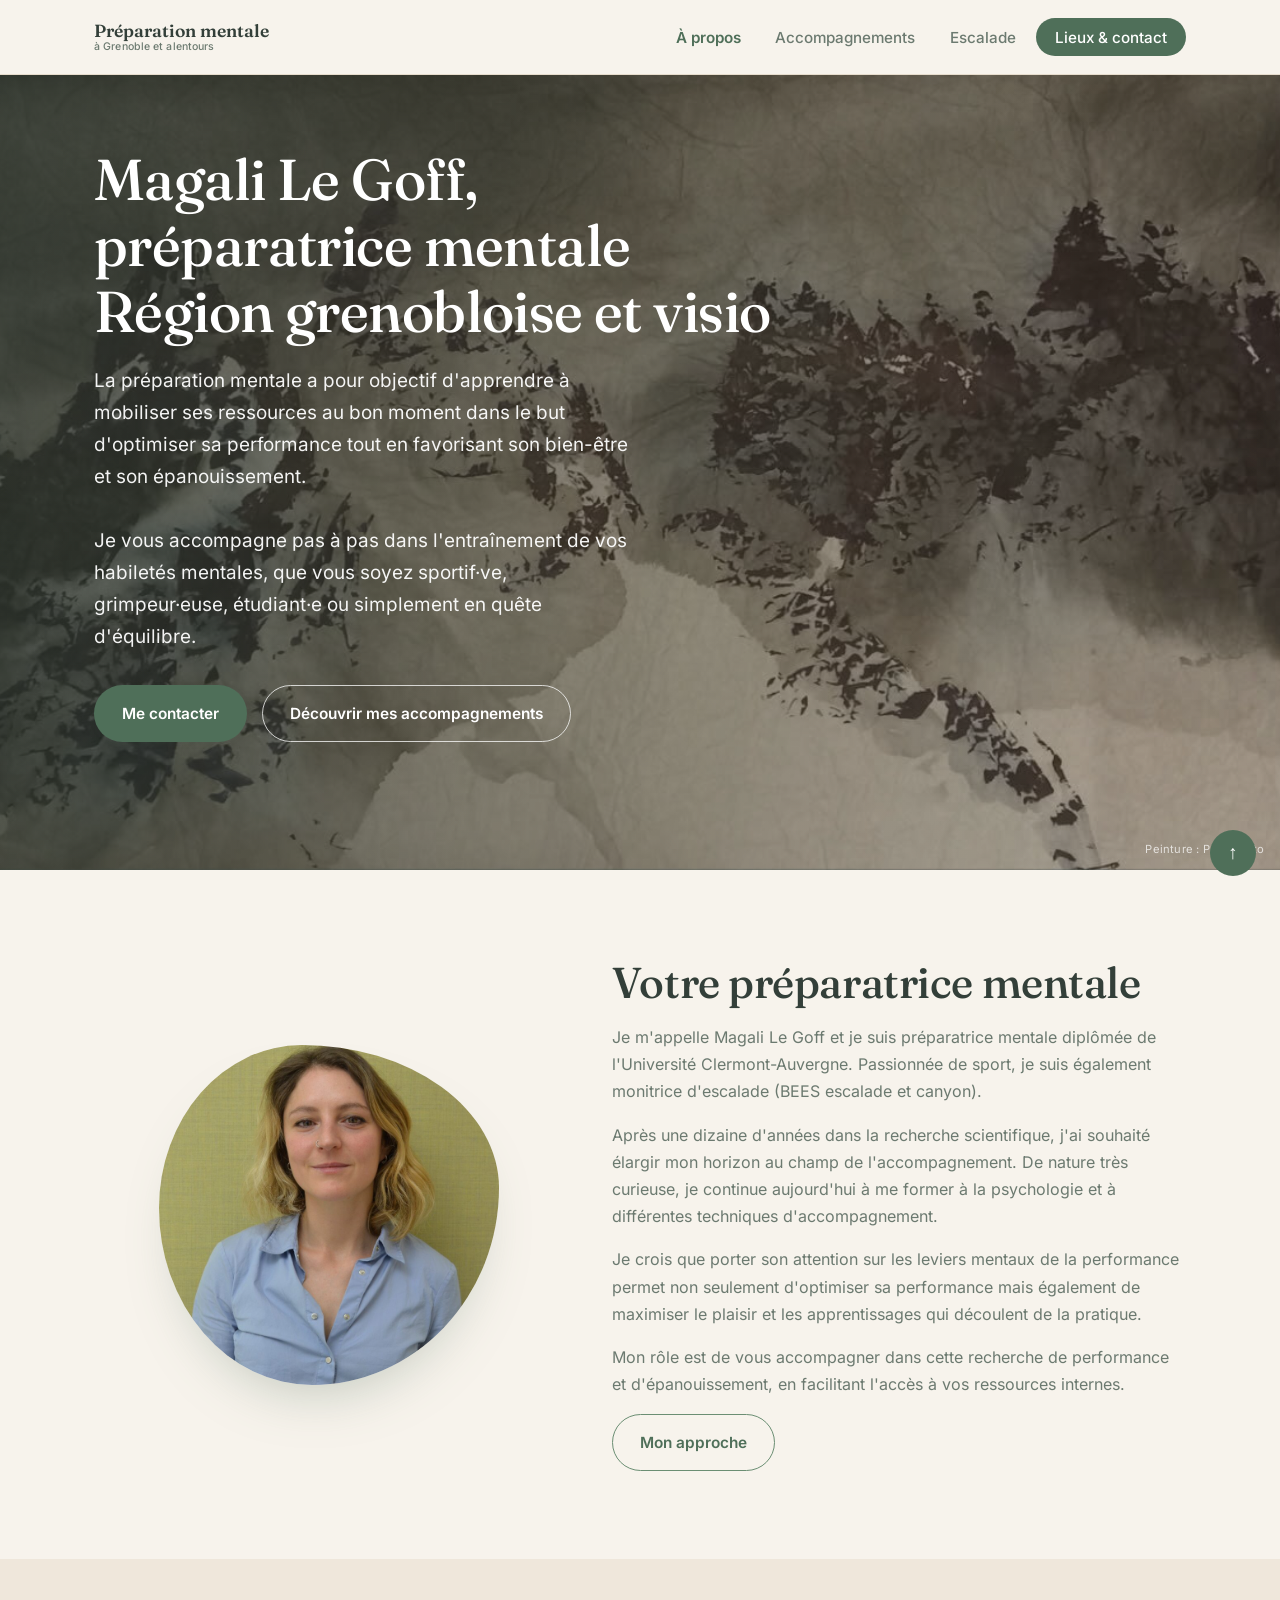
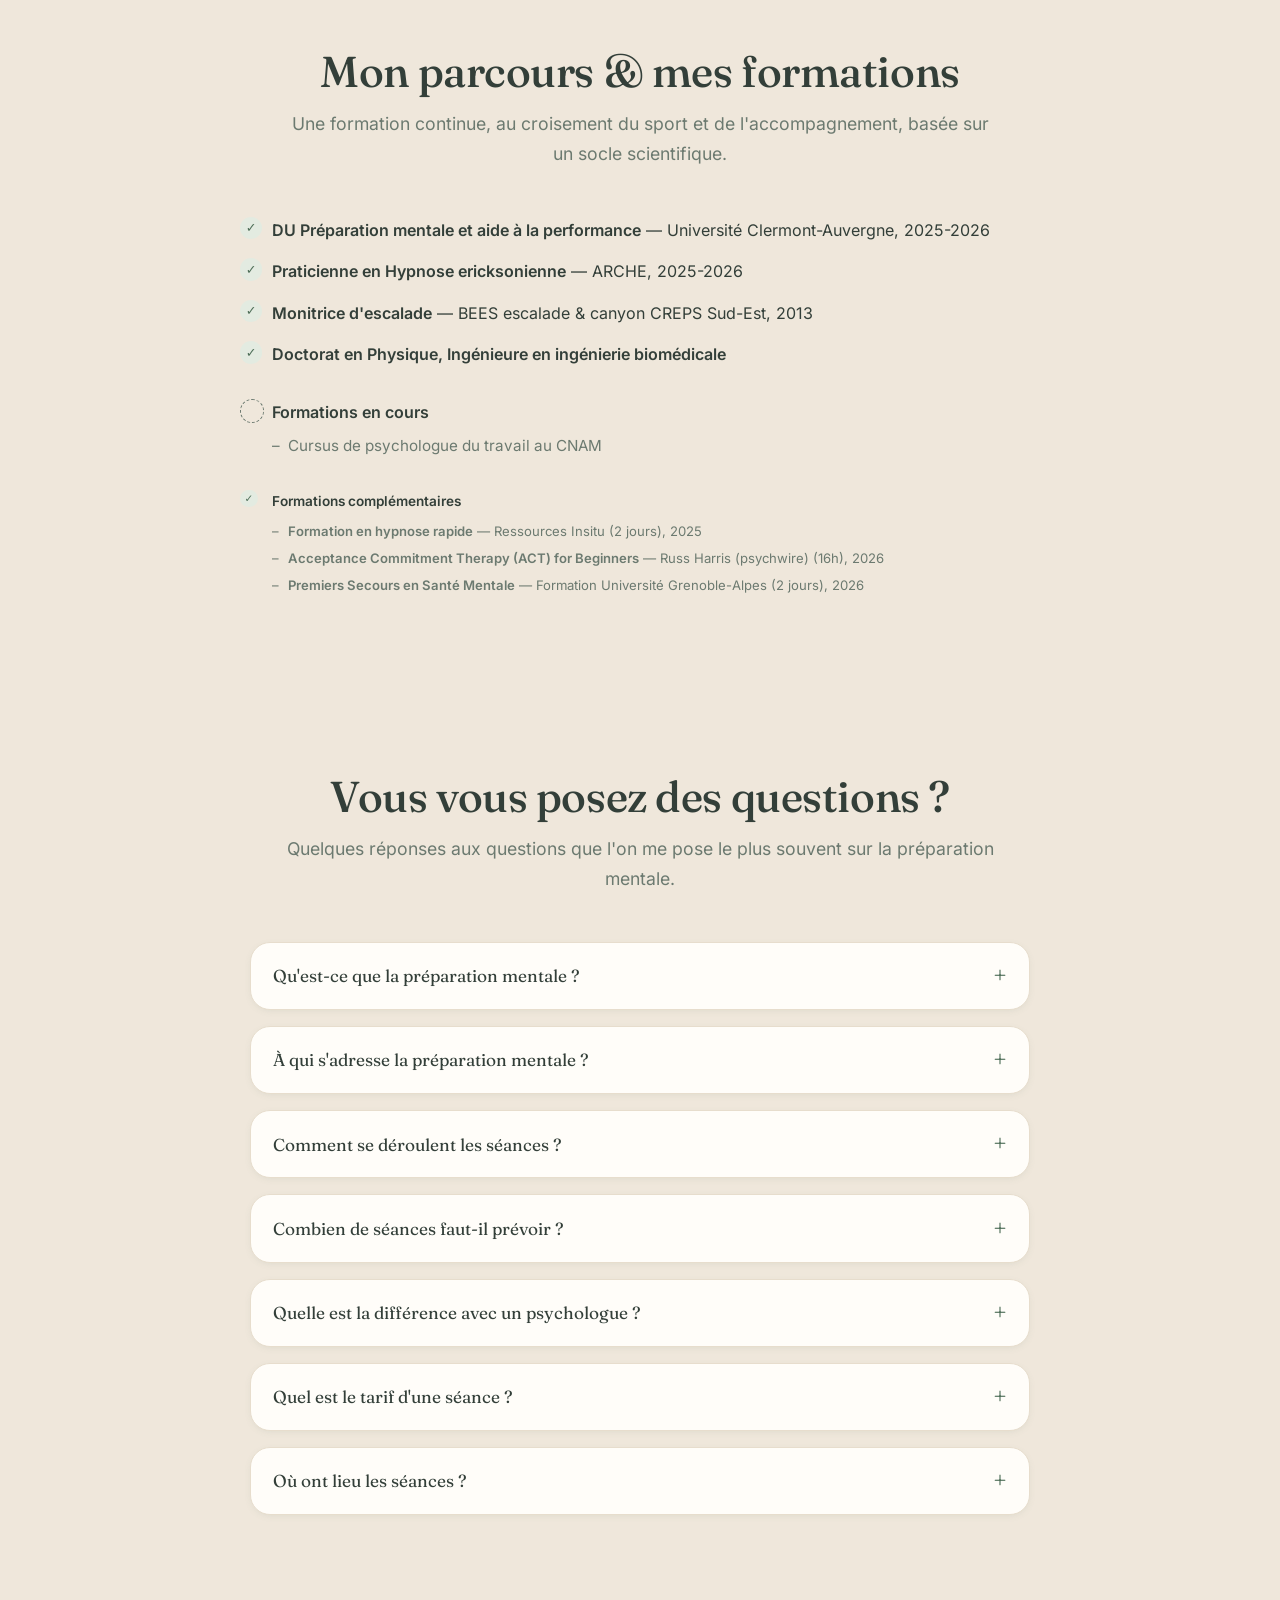
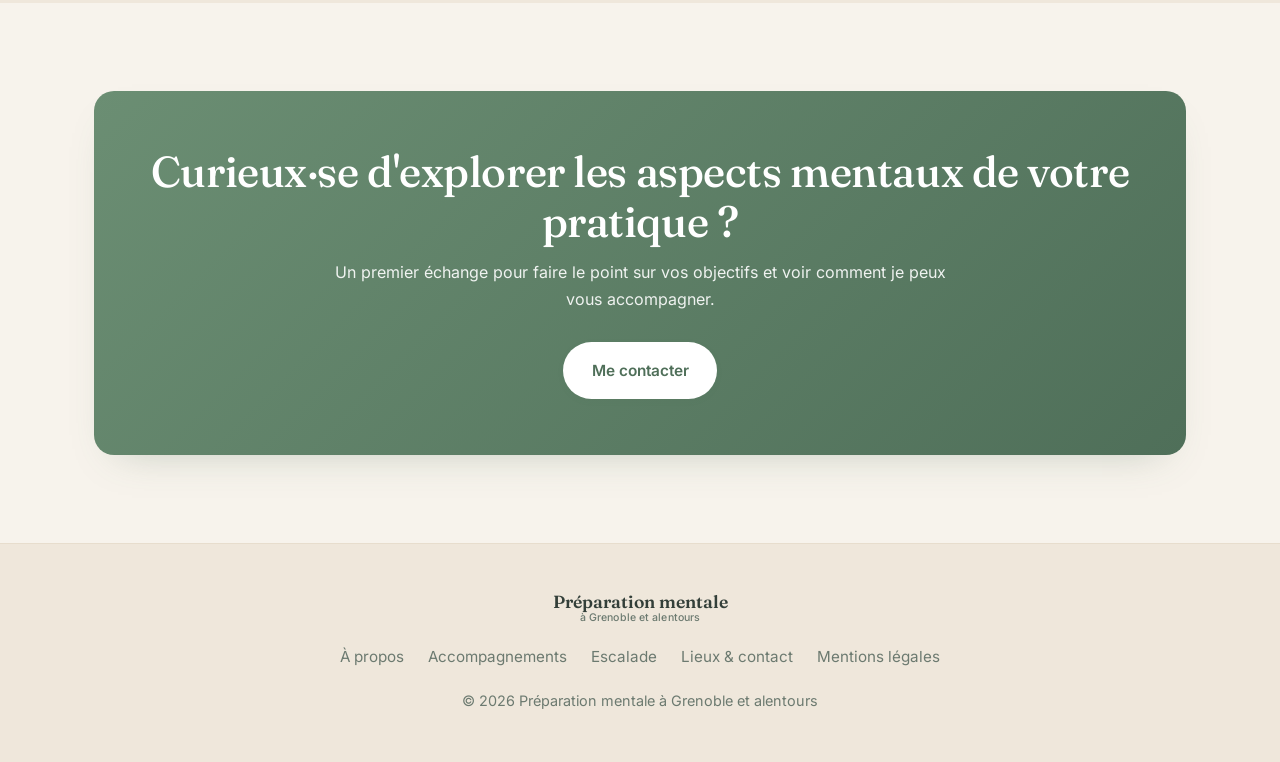
<file: index.html>
<!DOCTYPE html>
<html lang="fr">
<head>
  <meta charset="UTF-8" />
  <meta name="viewport" content="width=device-width, initial-scale=1.0" />
  <meta name="description" content="Magali Le Goff, préparatrice mentale diplômée (Université Clermont-Auvergne) et monitrice d'escalade à Grenoble. Objectifs sportifs, personnels, professionnels." />
  <title>Préparation mentale à Grenoble et alentours</title>
  <link rel="stylesheet" href="styles.css" />
  <link rel="icon" href="favicon.svg" type="image/svg+xml" />
  <link rel="canonical" href="https://preparation-mentale-grenoble.com/" />
  <meta property="og:type" content="website" />
  <meta property="og:locale" content="fr_FR" />
  <meta property="og:site_name" content="Préparation mentale à Grenoble et alentours" />
  <meta property="og:title" content="Préparation mentale à Grenoble et alentours" />
  <meta property="og:description" content="Magali Le Goff, préparatrice mentale diplômée (Université Clermont-Auvergne) et monitrice d'escalade à Grenoble. Objectifs sportifs, personnels, professionnels." />
  <meta property="og:url" content="https://preparation-mentale-grenoble.com/" />
  <meta property="og:image" content="https://preparation-mentale-grenoble.com/images/escalade-eiger.jpg" />
  <meta name="twitter:card" content="summary_large_image" />
  <script type="application/ld+json">
  {
    "@context": "https://schema.org",
    "@type": "ProfessionalService",
    "name": "Préparation mentale à Grenoble — Magali Le Goff",
    "description": "Magali Le Goff, préparatrice mentale diplômée (Université Clermont-Auvergne) et monitrice d'escalade à Grenoble. Objectifs sportifs, personnels, professionnels.",
    "url": "https://preparation-mentale-grenoble.com",
    "email": "contact@preparation-mentale-grenoble.com",
    "image": "https://preparation-mentale-grenoble.com/images/magali.jpg",
    "founder": {
      "@type": "Person",
      "name": "Magali Le Goff",
      "jobTitle": "Préparatrice mentale",
      "sameAs": "https://www.linkedin.com/in/magalilegoff/",
      "knowsAbout": ["préparation mentale", "escalade", "hypnose ericksonienne"]
    },
    "areaServed": [
      { "@type": "City", "name": "Grenoble" },
      { "@type": "City", "name": "Saint-Jean-en-Royans" },
      { "@type": "AdministrativeArea", "name": "Isère" },
      { "@type": "AdministrativeArea", "name": "Drôme" }
    ],
    "address": {
      "@type": "PostalAddress",
      "addressLocality": "Grenoble",
      "addressRegion": "Auvergne-Rhône-Alpes",
      "addressCountry": "FR"
    },
    "knowsAbout": ["préparation mentale", "escalade", "gestion du stress", "confiance en soi", "hypnose ericksonienne"],
    "priceRange": "€",
    "sameAs": [
      "https://www.linkedin.com/in/magalilegoff/",
      "https://share.google/Kw2xkgrLpgq2JZiWr"
    ]
  }
  </script>
  <script type="application/ld+json">
  {
    "@context": "https://schema.org",
    "@type": "FAQPage",
    "mainEntity": [
      {
        "@type": "Question",
        "name": "Qu'est-ce que la préparation mentale ?",
        "acceptedAnswer": { "@type": "Answer", "text": "La préparation mentale est un entraînement des habiletés mentales (confiance, concentration, gestion du stress et des émotions, motivation) dans le but d'optimiser la performance tout en favorisant l'épanouissement et le bien-être de la personne, à l'aide d'outils concrets et établis scientifiquement." }
      },
      {
        "@type": "Question",
        "name": "À qui s'adresse la préparation mentale ?",
        "acceptedAnswer": { "@type": "Answer", "text": "À toute personne ayant un objectif ou un enjeu : sportifs (amateurs comme de haut niveau), grimpeurs, étudiants, artistes, ou particuliers en quête d'équilibre ou traversant une transition. Il n'est pas nécessaire d'être sportif de haut niveau pour en bénéficier. J'accompagne les jeunes dans leurs projets à partir de 14 ans." }
      },
      {
        "@type": "Question",
        "name": "Comment se déroulent les séances ?",
        "acceptedAnswer": { "@type": "Answer", "text": "Un premier échange par email ou téléphone permet de cerner vos besoins. Vient ensuite une séance de bilan d'une heure, à l'issue de laquelle nous décidons ensemble si un accompagnement a du sens. Les séances de suivi (1h) combinent échanges, retour sur l'entraînement mental réalisé, exercices guidés et un plan de travail pour la suite, en présentiel, en visio ou sur le terrain." }
      },
      {
        "@type": "Question",
        "name": "Combien de séances faut-il prévoir ?",
        "acceptedAnswer": { "@type": "Answer", "text": "Cela varie fortement selon la personne et les objectifs. Un minimum de trois séances est généralement à prévoir pour construire une démarche que vous saurez ensuite réutiliser en autonomie. Rien n'est figé pour autant : il n'y a ni forfait ni nombre de séances à réserver à l'avance. Chaque séance est payée à l'unité et vous décidez à chaque fois de la suite." }
      },
      {
        "@type": "Question",
        "name": "Quelle est la différence avec un psychologue ?",
        "acceptedAnswer": { "@type": "Answer", "text": "La préparation mentale n'est pas une thérapie. Je m'engage à ne me substituer ni aux professionnels de la santé (physique ou mentale) ni aux entraîneurs ou préparateurs physiques. L'accompagnement est centré sur les objectifs, l'épanouissement et la mobilisation de vos ressources." }
      },
      {
        "@type": "Question",
        "name": "Quel est le tarif d'une séance ?",
        "acceptedAnswer": { "@type": "Answer", "text": "Une séance individuelle est à 50 euros." }
      },
      {
        "@type": "Question",
        "name": "Où ont lieu les séances ?",
        "acceptedAnswer": { "@type": "Answer", "text": "À Grenoble, à Saint-Jean-en-Royans, à votre domicile ou en visioconférence. Pour les accompagnements liés à l'escalade, une séance peut ponctuellement se dérouler sur le terrain (salle d'escalade, falaise) lorsque l'objectif s'y prête, mais l'essentiel du travail se fait en séance classique." }
      }
    ]
  }
  </script>
</head>
<body>
  <header class="site-header" id="top">
    <nav class="nav container">
      <a href="index.html" class="brand"><span class="brand-text"><b>Préparation mentale</b><small>à Grenoble et alentours</small></span></a>
      <button class="nav-toggle" id="navToggle" aria-label="Ouvrir le menu" aria-expanded="false" aria-controls="navMenu">
        <span></span><span></span><span></span>
      </button>
      <ul class="nav-menu" id="navMenu">
        <li><a href="index.html" class="active">À propos</a></li>
        <li><a href="accompagnements.html">Accompagnements</a></li>
        <li><a href="escalade.html">Escalade</a></li>
        <li><a href="contact.html" class="nav-cta">Lieux &amp; contact</a></li>
      </ul>
    </nav>
  </header>

  <main>
    <!-- ===== Hero ===== -->
    <section class="hero hero-banner">
      <div class="container hero-inner">
        <div class="hero-content reveal">
          <h1>Magali Le Goff, préparatrice mentale<br /><span class="nowrap-lg">Région grenobloise et visio</span></h1>
          <p class="lead">
            La préparation mentale a pour objectif d'apprendre à mobiliser ses ressources au bon moment dans le but d'optimiser sa performance tout en favorisant son bien-être et son épanouissement.
          </p>
          <p class="lead">
            Je vous accompagne pas à pas dans l'entraînement de vos habiletés mentales, que vous soyez sportif·ve, grimpeur·euse, étudiant·e ou simplement en quête d'équilibre.
          </p>
          <div class="hero-actions">
            <a href="contact.html" class="btn btn-primary">Me contacter</a>
            <a href="accompagnements.html" class="btn btn-ghost">Découvrir mes accompagnements</a>
          </div>
        </div>
      </div>
      <p class="banner-credit">Peinture&nbsp;: P.&nbsp;Mussato</p>
    </section>

    <!-- ===== Qui suis-je ===== -->
    <section class="section" id="apropos">
      <div class="container">
        <div class="about-inner">
          <div class="about-visual reveal">
            <img src="images/magali.jpg" alt="Magali — préparation mentale à Grenoble" class="about-photo" />
          </div>
          <div class="about-content reveal">
            <h2>Votre préparatrice mentale</h2>
            <p>
              Je m'appelle Magali Le Goff et je suis préparatrice mentale diplômée de l'Université Clermont-Auvergne. Passionnée de sport, je suis également monitrice d'escalade (BEES escalade et canyon).
            </p>
            <p>
              Après une dizaine d'années dans la recherche scientifique, j'ai souhaité élargir mon horizon au champ de l'accompagnement.
              De nature très curieuse, je continue aujourd'hui à me former à la psychologie et à différentes techniques d'accompagnement.
            </p>
            <p>
              Je crois que porter son attention sur les leviers mentaux de la performance permet non seulement d'optimiser sa performance mais également de maximiser le plaisir et les apprentissages qui découlent de la pratique. 
            </p>
            <p>
              Mon rôle est de vous accompagner dans cette recherche de performance et d'épanouissement, en facilitant l'accès à vos ressources internes.
              
            </p>
            <a href="accompagnements.html" class="btn btn-ghost">Mon approche</a>
          </div>
        </div>
      </div>
    </section>

    <!-- ===== Formations ===== -->
    <section class="section section-alt" id="formations">
      <div class="container">
        <header class="section-head reveal">
          <h2>Mon parcours &amp; mes formations</h2>
          <p class="section-sub">Une formation continue, au croisement du sport et de l'accompagnement, basée sur un socle scientifique.</p>
        </header>
        <ul class="checklist reveal">
          <li><strong>DU Préparation mentale et aide à la performance</strong> — Université Clermont-Auvergne, 2025-2026</li>
          <li><strong>Praticienne en Hypnose ericksonienne</strong> — ARCHE, 2025-2026</li>
          <li><strong>Monitrice d'escalade</strong> — BEES escalade &amp; canyon CREPS Sud-Est, 2013</li>
          <li><strong>Doctorat en Physique, Ingénieure en ingénierie biomédicale</strong></li>

          <li class="pending"><strong>Formations en cours</strong>
            <ul class="sublist">
              <li>Cursus de psychologue du travail au CNAM</li>
            </ul>
          </li>

          <li class="minor"><strong>Formations complémentaires</strong>
            <ul class="sublist">
              <li><strong>Formation en hypnose rapide</strong> — Ressources Insitu (2 jours), 2025</li>
              <li><strong>Acceptance Commitment Therapy (ACT) for Beginners</strong> — Russ Harris (psychwire) (16h), 2026</li>
              <li><strong>Premiers Secours en Santé Mentale</strong> — Formation Université Grenoble-Alpes (2 jours), 2026</li>
            </ul>
          </li>
        </ul>
      </div>
    </section>

    <!-- ===== FAQ ===== -->
    <section class="section section-alt" id="faq">
      <div class="container">
        <header class="section-head reveal">
          <h2>Vous vous posez des questions&nbsp;?</h2>
          <p class="section-sub">Quelques réponses aux questions que l'on me pose le plus souvent sur la préparation mentale.</p>
        </header>
        <div class="faq-list reveal">
          <details class="faq-item">
            <summary>Qu'est-ce que la préparation mentale&nbsp;?</summary>
            <div class="faq-answer"><p>La préparation mentale est un entraînement des habiletés mentales (confiance, concentration, gestion du stress et des émotions, motivation) dans le but d'optimiser la performance tout en favorisant l'épanouissement et le bien-être de la personne, à l'aide d'outils concrets et établis scientifiquement.</p></div>
          </details>
          <details class="faq-item">
            <summary>À qui s'adresse la préparation mentale&nbsp;?</summary>
            <div class="faq-answer"><p>À toute personne ayant un objectif ou un enjeu : sportifs (amateurs comme de haut niveau), grimpeurs, étudiants, artistes, ou particuliers en quête d'équilibre ou traversant une transition. Il n'est pas nécessaire d'être sportif de haut niveau pour en bénéficier. J'accompagne les jeunes dans leurs projets à partir de 14 ans.</p></div>
          </details>
          <details class="faq-item">
            <summary>Comment se déroulent les séances&nbsp;?</summary>
            <div class="faq-answer"><p>Un premier échange par email ou téléphone permet de cerner vos besoins. Vient ensuite une séance de bilan d'une heure, à l'issue de laquelle nous décidons ensemble si un accompagnement a du sens. Les séances de suivi (1h) combinent échanges, retour sur l'entraînement mental réalisé, exercices guidés et un plan de travail pour la suite, en présentiel, en visio ou sur le terrain.</p></div>
          </details>
          <details class="faq-item">
            <summary>Combien de séances faut-il prévoir&nbsp;?</summary>
            <div class="faq-answer"><p>Cela varie fortement selon la personne et les objectifs. Un minimum de trois séances est généralement à prévoir pour construire une démarche que vous saurez ensuite réutiliser en autonomie. Rien n'est figé pour autant : il n'y a ni forfait ni nombre de séances à réserver à l'avance. Chaque séance est payée à l'unité et vous décidez à chaque fois de la suite.</p></div>
          </details>
          <details class="faq-item">
            <summary>Quelle est la différence avec un psychologue&nbsp;?</summary>
            <div class="faq-answer"><p>La préparation mentale n'est pas une thérapie. Je m'engage à ne me substituer ni aux professionnels de la santé (physique ou mentale) ni aux entraîneurs ou préparateurs physiques. L'accompagnement est centré sur les objectifs, l'épanouissement et la mobilisation de vos ressources.</p></div>
          </details>
          <details class="faq-item">
            <summary>Quel est le tarif d'une séance&nbsp;?</summary>
            <div class="faq-answer"><p>Une séance individuelle est à 50&nbsp;euros.</p></div>
          </details>
          <details class="faq-item">
            <summary>Où ont lieu les séances&nbsp;?</summary>
            <div class="faq-answer"><p>À Grenoble, à Saint-Jean-en-Royans, à votre domicile ou en visioconférence. Pour les accompagnements liés à l'escalade, une séance peut ponctuellement se dérouler sur le terrain (salle d'escalade, falaise) lorsque l'objectif s'y prête, mais l'essentiel du travail se fait en séance classique.</p></div>
          </details>
        </div>
      </div>
    </section>

    <!-- ===== CTA ===== -->
    <section class="section cta-band">
      <div class="container">
        <div class="card reveal">
          <h2>Curieux·se d'explorer les aspects mentaux de votre pratique&nbsp;?</h2>
          <p>Un premier échange pour faire le point sur vos objectifs et voir comment je peux vous accompagner.</p>
          <a href="contact.html" class="btn btn-primary">Me contacter</a>
        </div>
      </div>
    </section>
  </main>

  <footer class="site-footer">
    <div class="container footer-inner">
      <a href="index.html" class="brand"><span class="brand-text"><b>Préparation mentale</b><small>à Grenoble et alentours</small></span></a>
      <ul class="footer-links">
        <li><a href="index.html">À propos</a></li>
        <li><a href="accompagnements.html">Accompagnements</a></li>
        <li><a href="escalade.html">Escalade</a></li>
        <li><a href="contact.html">Lieux &amp; contact</a></li>
        <li><a href="mentions-legales.html">Mentions légales</a></li>
      </ul>
      <p>&copy; <span id="year"></span> Préparation mentale à Grenoble et alentours</p>
      <button class="back-to-top" id="backToTop" aria-label="Revenir en haut">↑</button>
    </div>
  </footer>

  <script src="script.js"></script>
</body>
</html>
</file>
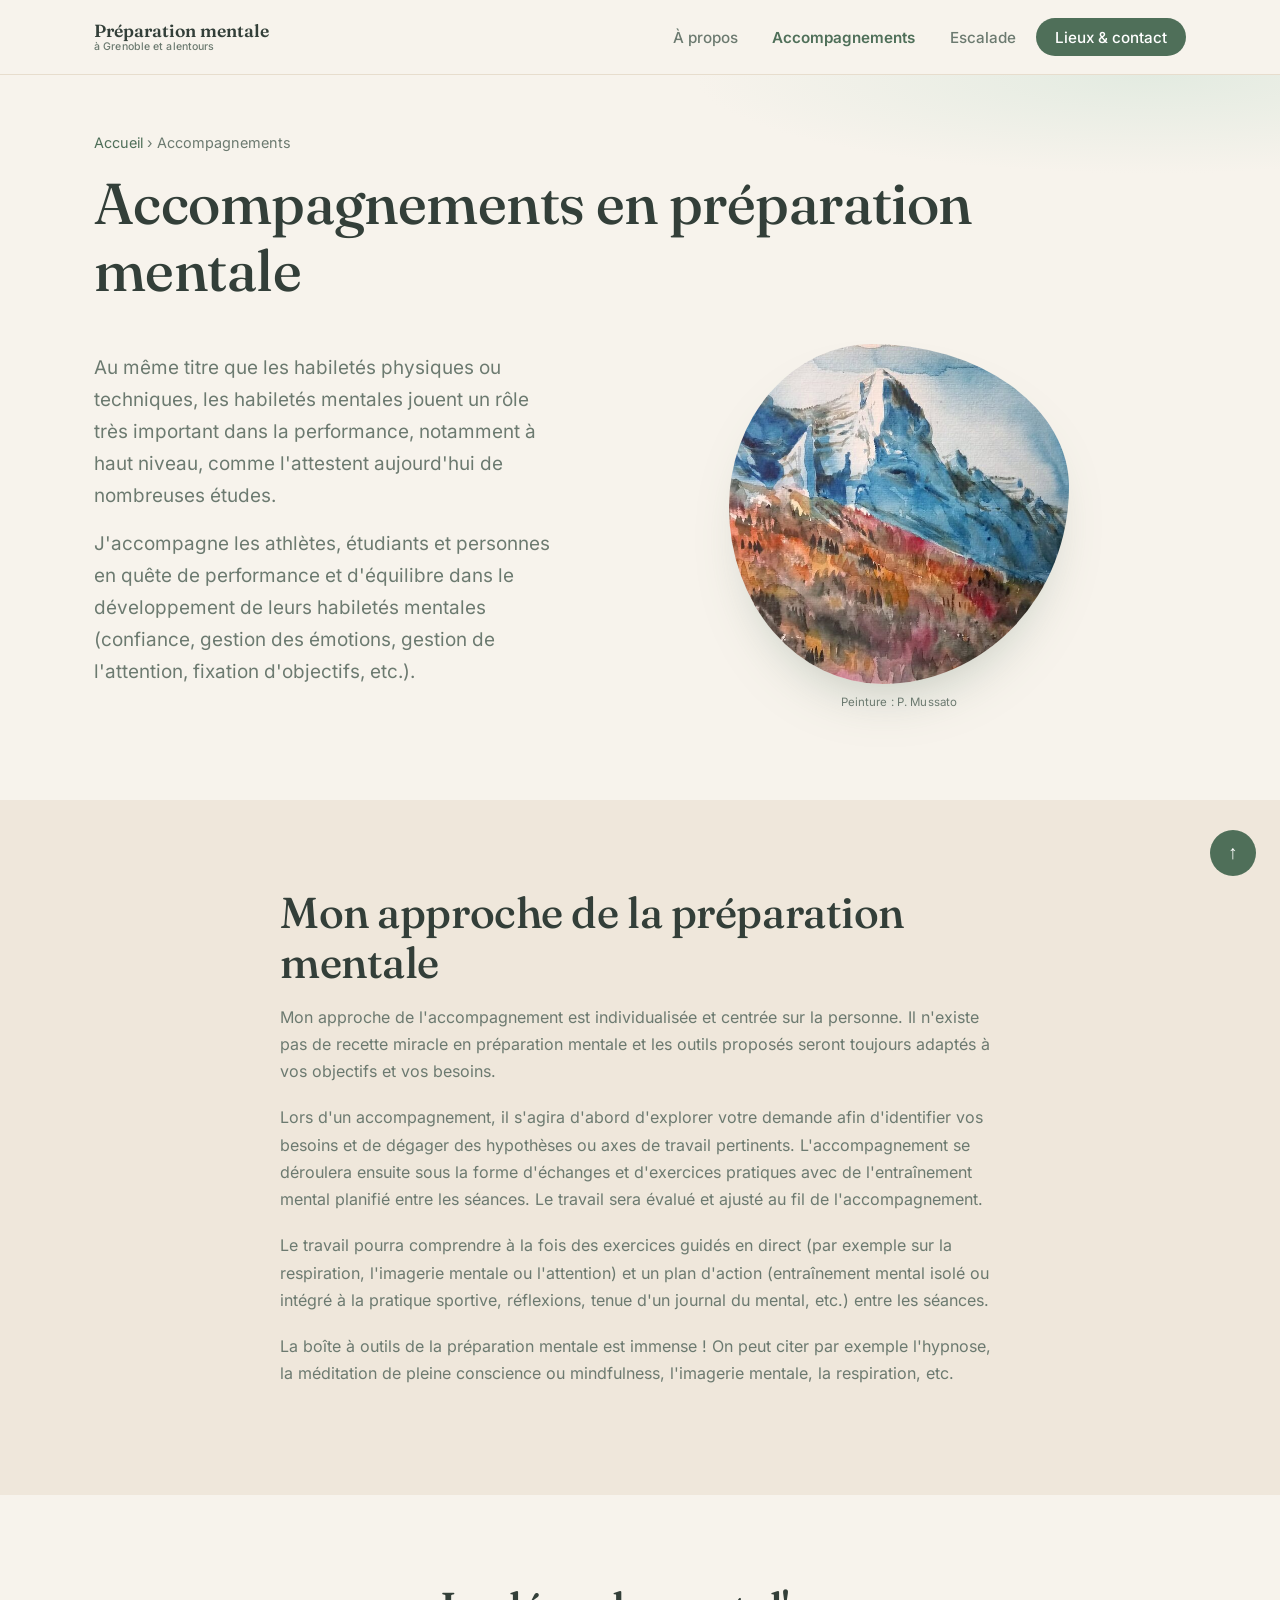
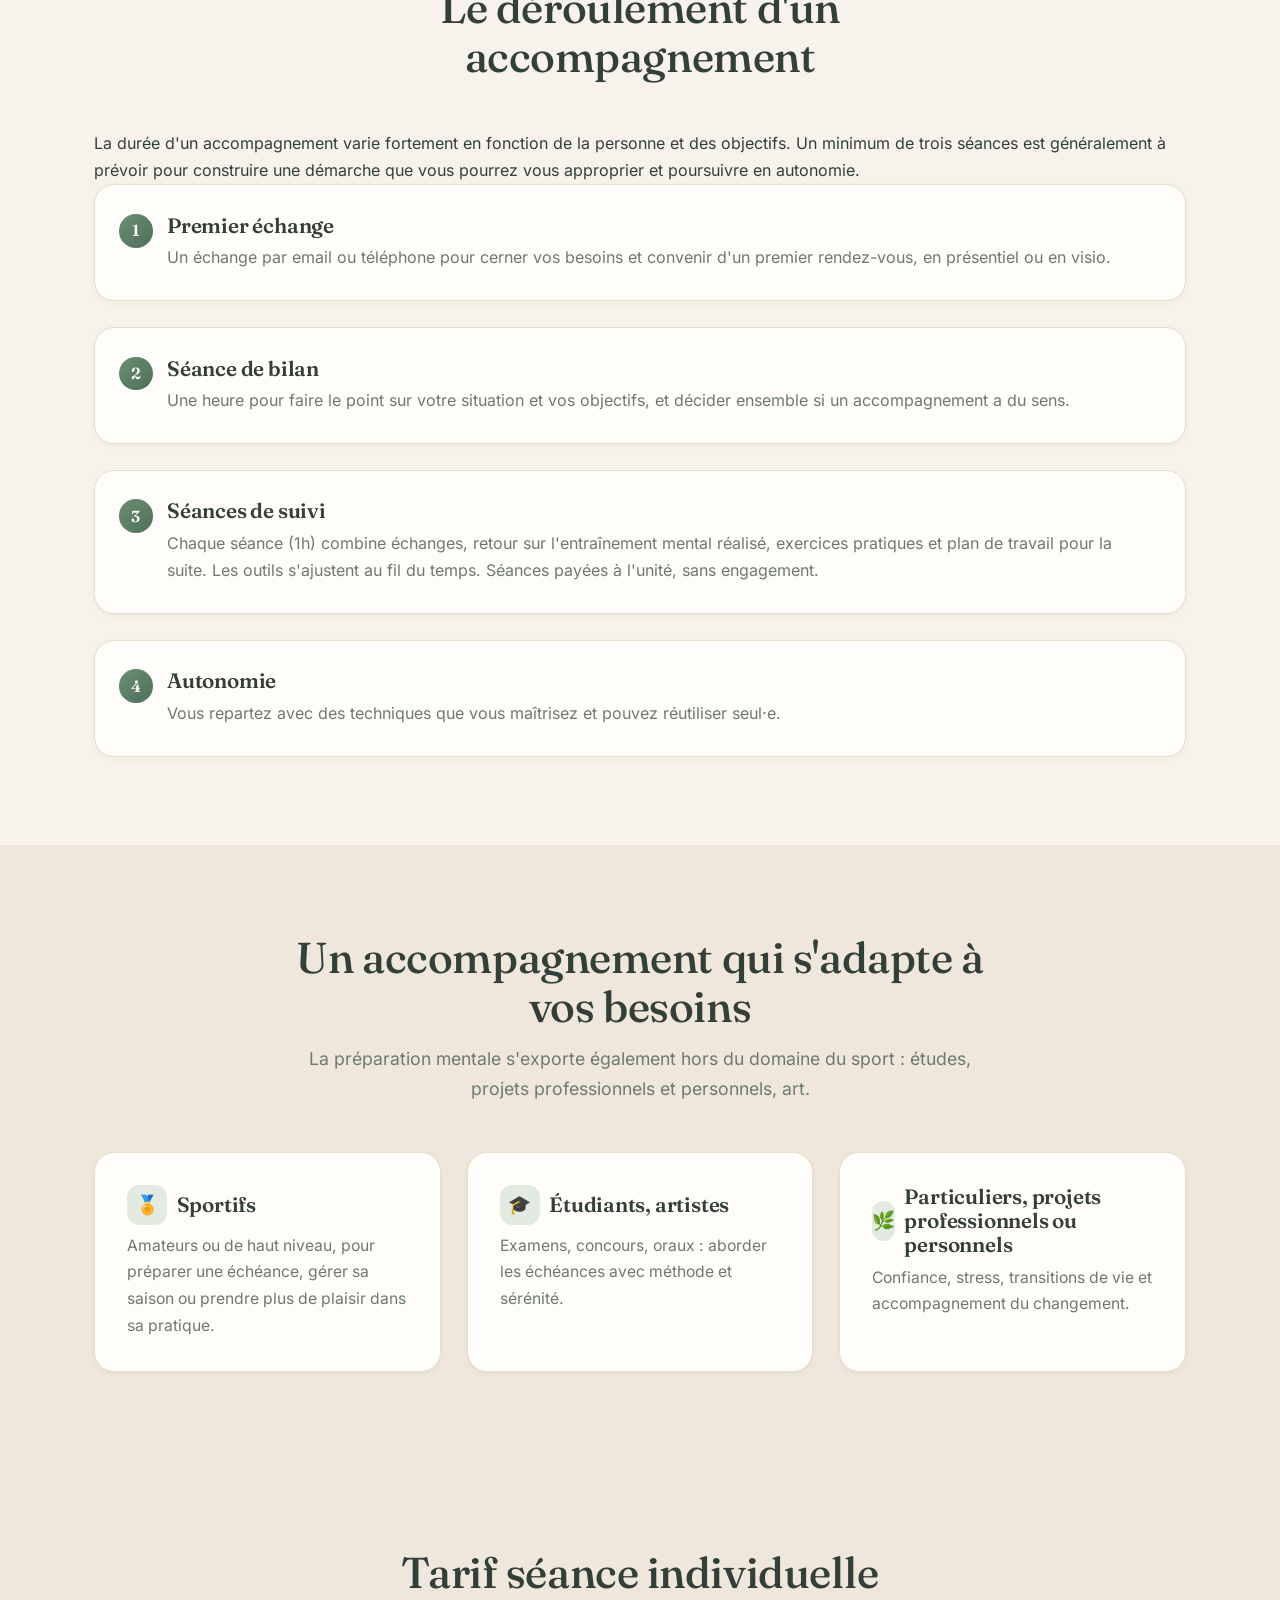
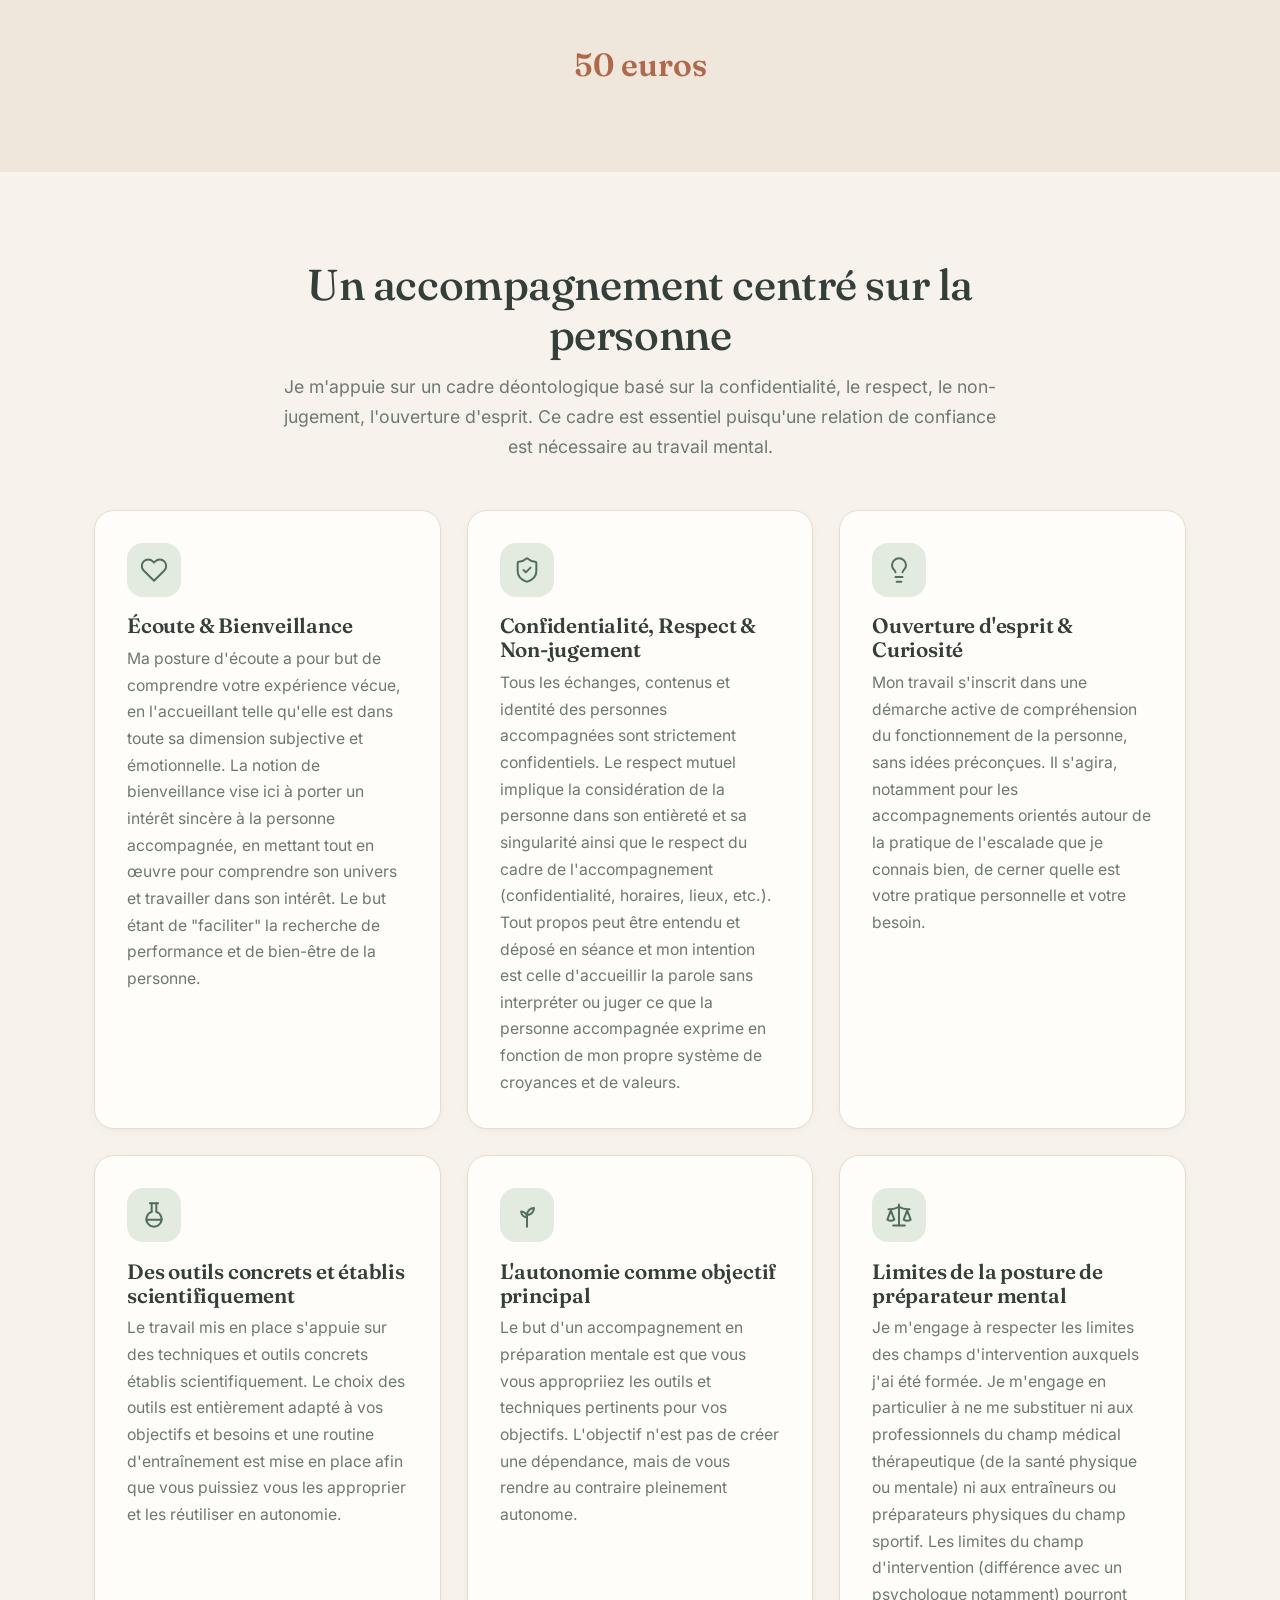
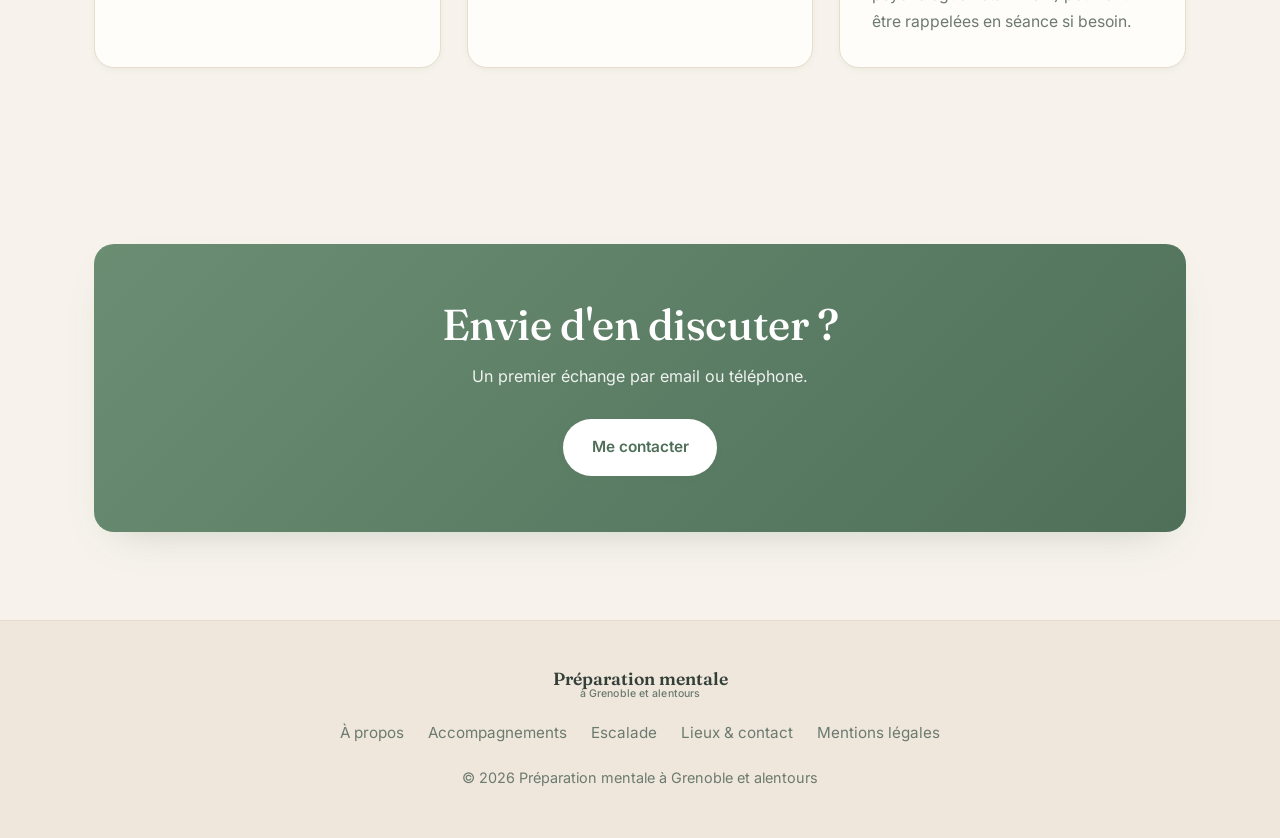
<file: accompagnements.html>
<!DOCTYPE html>
<html lang="fr">
<head>
  <meta charset="UTF-8" />
  <meta name="viewport" content="width=device-width, initial-scale=1.0" />
  <meta name="description" content="Magali Le Goff, préparatrice mentale diplômée (Université Clermont-Auvergne) et monitrice d'escalade à Grenoble. Objectifs sportifs, personnels, professionnels." />
  <title>Accompagnements — Préparation mentale à Grenoble</title>
  <link rel="stylesheet" href="styles.css" />
  <link rel="icon" href="favicon.svg" type="image/svg+xml" />
  <link rel="canonical" href="https://preparation-mentale-grenoble.com/accompagnements.html" />
  <meta property="og:type" content="website" />
  <meta property="og:locale" content="fr_FR" />
  <meta property="og:site_name" content="Préparation mentale à Grenoble et alentours" />
  <meta property="og:title" content="Accompagnements — Préparation mentale à Grenoble" />
  <meta property="og:description" content="Magali Le Goff, préparatrice mentale diplômée (Université Clermont-Auvergne) et monitrice d'escalade à Grenoble. Objectifs sportifs, personnels, professionnels." />
  <meta property="og:url" content="https://preparation-mentale-grenoble.com/accompagnements.html" />
  <meta property="og:image" content="https://preparation-mentale-grenoble.com/images/escalade-eiger.jpg" />
  <meta name="twitter:card" content="summary_large_image" />
  <script type="application/ld+json">
  {
    "@context": "https://schema.org",
    "@type": "BreadcrumbList",
    "itemListElement": [
      { "@type": "ListItem", "position": 1, "name": "Accueil", "item": "https://preparation-mentale-grenoble.com/" },
      { "@type": "ListItem", "position": 2, "name": "Accompagnements", "item": "https://preparation-mentale-grenoble.com/accompagnements.html" }
    ]
  }
  </script>
</head>
<body>
  <header class="site-header" id="top">
    <nav class="nav container">
      <a href="index.html" class="brand"><span class="brand-text"><b>Préparation mentale</b><small>à Grenoble et alentours</small></span></a>
      <button class="nav-toggle" id="navToggle" aria-label="Ouvrir le menu" aria-expanded="false" aria-controls="navMenu">
        <span></span><span></span><span></span>
      </button>
      <ul class="nav-menu" id="navMenu">
        <li><a href="index.html">À propos</a></li>
        <li><a href="accompagnements.html" class="active">Accompagnements</a></li>
        <li><a href="escalade.html">Escalade</a></li>
        <li><a href="contact.html" class="nav-cta">Lieux &amp; contact</a></li>
      </ul>
    </nav>
  </header>

  <main>
    <section class="page-hero" style="padding-bottom: 0.5rem;">
      <div class="container reveal">
        <p class="breadcrumb"><a href="index.html">Accueil</a> &rsaquo; Accompagnements</p>
        <h1>Accompagnements en préparation mentale</h1>
        
                </div>
    </section>

    <!-- ===== Intro + peinture ===== -->
    <section class="section" style="padding-top: 1rem;">
      <div class="container">
        <div class="about-inner">
          <div class="about-content reveal">
            <p class="lead">Au même titre que les habiletés physiques ou techniques, les habiletés mentales jouent un rôle très important dans la performance, notamment à haut niveau, comme l'attestent aujourd'hui de nombreuses études.</p>
            <p class="lead">J'accompagne les athlètes, étudiants et personnes en quête de performance et d'équilibre dans le développement de leurs habiletés mentales (confiance, gestion des émotions, gestion de l'attention, fixation d'objectifs, etc.).</p>
          </div>
          <div class="about-visual reveal">
            <figure class="photo-figure">
              <img src="images/mussato3.jpg" alt="Peinture de P. Mussato" class="about-photo" />
              <figcaption class="credit">Peinture&nbsp;: P.&nbsp;Mussato</figcaption>
            </figure>
          </div>
        </div>
      </div>
    </section>

    <!-- ===== Mon approche ===== -->
    <section class="section section-alt">
      <div class="container">
        <div class="prose reveal">
          <h2>Mon approche de la préparation mentale</h2>
          <p>Mon approche de l'accompagnement est individualisée et centrée sur la personne. Il n'existe pas de recette miracle en préparation mentale et les outils proposés seront toujours adaptés à vos objectifs et vos besoins.</p>
          <p> Lors d'un accompagnement, il s'agira d'abord d'explorer votre demande afin d'identifier vos besoins et de dégager des hypothèses ou axes de travail pertinents.
          L'accompagnement se déroulera ensuite sous la forme d'échanges et d'exercices pratiques avec de l'entraînement mental planifié entre les séances. Le travail sera évalué et ajusté au fil de l'accompagnement.</p>
          <p>Le travail pourra comprendre à la fois des exercices guidés en direct (par exemple sur la respiration, l'imagerie mentale ou l'attention) et un plan d'action (entraînement mental isolé ou intégré à la pratique sportive, réflexions, tenue d'un journal du mental, etc.) entre les séances.</p>
          <p>La boîte à outils de la préparation mentale est immense&nbsp;! On peut citer par exemple l'hypnose, la méditation de pleine conscience ou mindfulness, l'imagerie mentale, la respiration, etc.</p>
        </div>
      </div>
    </section>



    <section class="section">
      <div class="container">
        <header class="section-head reveal">
          <h2>Le déroulement d'un accompagnement</h2>
        </header>
        <p>
          La durée d'un accompagnement varie fortement en fonction de la personne et des objectifs. Un minimum de trois séances est généralement à prévoir pour construire une démarche que vous pourrez vous approprier et poursuivre en autonomie.
        </p>
        <div class="steps">
          <div class="step reveal">
            <h3>Premier échange</h3>
            <p>Un échange par email ou téléphone pour cerner vos besoins et convenir d'un premier rendez-vous, en présentiel ou en visio.</p>
          </div>
          <div class="step reveal">
            <h3>Séance de bilan</h3>
            <p>Une heure pour faire le point sur votre situation et vos objectifs, et décider ensemble si un accompagnement a du sens.</p>
          </div>
          <div class="step reveal">
            <h3>Séances de suivi</h3>
            <p>Chaque séance (1h) combine échanges, retour sur l'entraînement mental réalisé, exercices pratiques et plan de travail pour la suite. Les outils s'ajustent au fil du temps. Séances payées à l'unité, sans engagement.</p>
          </div>
          <div class="step reveal">
            <h3>Autonomie</h3>
            <p>Vous repartez avec des techniques que vous maîtrisez et pouvez réutiliser seul·e.</p>
          </div>
        </div>
      </div>
    </section>
    
    
        

    <!-- ===== Pour qui ===== -->
    <section class="section section-alt">
      <div class="container">
        <header class="section-head reveal">
          <h2>Un accompagnement qui s'adapte à vos besoins</h2>
          <p class="section-sub">La préparation mentale s'exporte également hors du domaine du sport : études, projets professionnels et personnels, art.</p>
        </header>
        <div class="grid grid-3">
          <article class="card info-card reveal">
            <h3><span class="info-icon">🏅</span> Sportifs</h3>
            <p>Amateurs ou de haut niveau, pour préparer une échéance, gérer sa saison ou prendre plus de plaisir dans sa pratique. </p>
          </article>
          <article class="card info-card reveal">
            <h3><span class="info-icon">🎓</span> Étudiants, artistes</h3>
            <p>Examens, concours, oraux&nbsp;: aborder les échéances avec méthode et sérénité.</p>
          </article>
          <article class="card info-card reveal">
            <h3><span class="info-icon">🌿</span> Particuliers, projets professionnels ou personnels</h3>
            <p>Confiance, stress, transitions de vie et accompagnement du changement.</p>
          </article>
        </div>
      </div>
    </section>

    <!-- ===== Tarif ===== -->
    <section class="section section-alt">
      <div class="container">
        <header class="section-head reveal">
          <h2>Tarif séance individuelle</h2>
        </header>
        <p class="tarif reveal">
          <span class="tarif-prix">50&nbsp;euros</span>
        </p>
      </div>
    </section>
    
    <!-- ===== Ce qui m'anime ===== -->
    <section class="section">
      <div class="container">
        <header class="section-head reveal">
          <h2>Un accompagnement centré sur la personne</h2>
          <p class="section-sub">Je m'appuie sur un cadre déontologique basé sur la confidentialité, le respect, le non-jugement, l'ouverture d'esprit. Ce cadre est essentiel puisqu'une relation de confiance est nécessaire au travail mental.</p>
        </header>
        <div class="grid grid-3">
          <article class="card info-card reveal">
            <div class="service-icon"><svg viewBox="0 0 24 24" fill="none" stroke="currentColor" stroke-width="1.7" stroke-linecap="round" stroke-linejoin="round" aria-hidden="true"><path d="M20.84 4.61a5.5 5.5 0 0 0-7.78 0L12 5.67l-1.06-1.06a5.5 5.5 0 0 0-7.78 7.78l1.06 1.06L12 21.23l7.78-7.78 1.06-1.06a5.5 5.5 0 0 0 0-7.78z"/></svg></div>
            <h3>Écoute &amp; Bienveillance</h3>
            <p> Ma posture d'écoute a pour but de comprendre votre expérience vécue, en l'accueillant telle qu'elle est dans toute sa dimension subjective et émotionnelle. La notion de bienveillance vise ici à porter un intérêt sincère à la personne accompagnée, en mettant tout en œuvre pour comprendre son univers et travailler dans son intérêt. Le but étant de "faciliter" la recherche de performance et de bien-être de la personne.  </p>
          </article>
          

          <article class="card info-card reveal">
            <div class="service-icon"><svg viewBox="0 0 24 24" fill="none" stroke="currentColor" stroke-width="1.7" stroke-linecap="round" stroke-linejoin="round" aria-hidden="true"><path d="M20 13c0 5-3.5 7.5-7.66 8.95a1 1 0 0 1-.67-.01C7.5 20.5 4 18 4 13V6a1 1 0 0 1 1-1c2 0 4.5-1.2 6.24-2.72a1.17 1.17 0 0 1 1.52 0C14.51 3.81 17 5 19 5a1 1 0 0 1 1 1z"/><path d="m9 12 2 2 4-4"/></svg></div>
            <h3>Confidentialité, Respect &amp; Non-jugement </h3>
            <p> Tous les échanges, contenus et identité des personnes accompagnées sont strictement confidentiels. Le respect mutuel implique la considération de la personne dans son entièreté et sa singularité ainsi que le respect du cadre de l'accompagnement (confidentialité, horaires, lieux, etc.). Tout propos peut être entendu et déposé en séance et mon intention est celle d'accueillir la parole sans interpréter ou juger ce que la personne accompagnée exprime en fonction de mon propre système de croyances et de valeurs. </p>
          </article>
          
                    <article class="card info-card reveal">
            <div class="service-icon"><svg viewBox="0 0 24 24" fill="none" stroke="currentColor" stroke-width="1.7" stroke-linecap="round" stroke-linejoin="round" aria-hidden="true"><path d="M15 14c.2-1 .7-1.7 1.5-2.5 1-.9 1.5-2.2 1.5-3.5A6 6 0 0 0 6 8c0 1.3.5 2.6 1.5 3.5.8.8 1.3 1.5 1.5 2.5"/><path d="M9 18h6"/><path d="M10 22h4"/></svg></div>
            <h3>Ouverture d'esprit &amp; Curiosité </h3>
            <p> Mon travail s'inscrit dans une démarche active de compréhension du fonctionnement de la personne, sans idées préconçues. Il s'agira, notamment pour les accompagnements orientés autour de la pratique de l'escalade que je connais bien, de cerner quelle est votre pratique personnelle et votre besoin. </p>
          </article>
          
          <article class="card info-card reveal">
            <div class="service-icon"><svg viewBox="0 0 24 24" fill="none" stroke="currentColor" stroke-width="1.7" stroke-linecap="round" stroke-linejoin="round" aria-hidden="true"><path d="M10 2v7.31"/><path d="M14 9.3V2"/><path d="M8.5 2h7"/><path d="M14 9.3a6.5 6.5 0 1 1-4 0"/><path d="M5.52 16h12.96"/></svg></div>
            <h3>Des outils concrets et établis scientifiquement</h3>
            <p>Le travail mis en place s'appuie sur des techniques et outils concrets établis scientifiquement. Le choix des outils est entièrement adapté à vos objectifs et besoins et une routine d'entraînement est mise en place afin que vous puissiez vous les approprier et les réutiliser en autonomie.
            </p>
          </article>
          
          <article class="card info-card reveal">
            <div class="service-icon"><svg viewBox="0 0 24 24" fill="none" stroke="currentColor" stroke-width="1.7" stroke-linecap="round" stroke-linejoin="round" aria-hidden="true"><path d="M12 22V12"/><path d="M12 12c0-3.3 2.7-6 6-6 0 3.3-2.7 6-6 6z"/><path d="M12 14C12 11.2 9.8 9 7 9c0 2.8 2.2 5 5 5z"/></svg></div>
            <h3>L'autonomie comme objectif principal</h3>
            <p>Le but d'un accompagnement en préparation mentale est que vous vous appropriiez les outils et techniques pertinents pour vos objectifs. L'objectif n'est pas de créer une dépendance, mais de vous rendre au contraire pleinement autonome.</p>
          </article>
          <article class="card info-card reveal">
            <div class="service-icon"><svg viewBox="0 0 24 24" fill="none" stroke="currentColor" stroke-width="1.7" stroke-linecap="round" stroke-linejoin="round" aria-hidden="true"><path d="m16 16 3-8 3 8c-.87.65-1.92 1-3 1s-2.13-.35-3-1Z"/><path d="m2 16 3-8 3 8c-.87.65-1.92 1-3 1s-2.13-.35-3-1Z"/><path d="M7 21h10"/><path d="M12 3v18"/><path d="M3 7h2c2 0 5-1 7-2 2 1 5 2 7 2h2"/></svg></div>
            <h3>Limites de la posture de préparateur mental</h3>
            <p>Je m'engage à respecter les limites des champs d'intervention auxquels j'ai été formée. Je m'engage en particulier à ne me substituer ni aux professionnels du champ médical thérapeutique (de la santé physique ou mentale) ni aux entraîneurs ou préparateurs physiques du champ sportif. Les limites du champ d'intervention (différence avec un psychologue notamment) pourront être rappelées en séance si besoin. </p>
          </article>
          
        </div>
      </div>
    </section>
    
    <section class="section cta-band">
      <div class="container">
        <div class="card reveal">
          <h2>Envie d'en discuter&nbsp;?</h2>
          <p>Un premier échange par email ou téléphone.</p>
          <a href="contact.html" class="btn btn-primary">Me contacter</a>
        </div>
      </div>
    </section>
  </main>

  <footer class="site-footer">
    <div class="container footer-inner">
      <a href="index.html" class="brand"><span class="brand-text"><b>Préparation mentale</b><small>à Grenoble et alentours</small></span></a>
      <ul class="footer-links">
        <li><a href="index.html">À propos</a></li>
        <li><a href="accompagnements.html">Accompagnements</a></li>
        <li><a href="escalade.html">Escalade</a></li>
        <li><a href="contact.html">Lieux &amp; contact</a></li>
        <li><a href="mentions-legales.html">Mentions légales</a></li>
      </ul>
      <p>&copy; <span id="year"></span> Préparation mentale à Grenoble et alentours</p>
      <button class="back-to-top" id="backToTop" aria-label="Revenir en haut">↑</button>
    </div>
  </footer>

  <script src="script.js"></script>
</body>
</html>
</file>
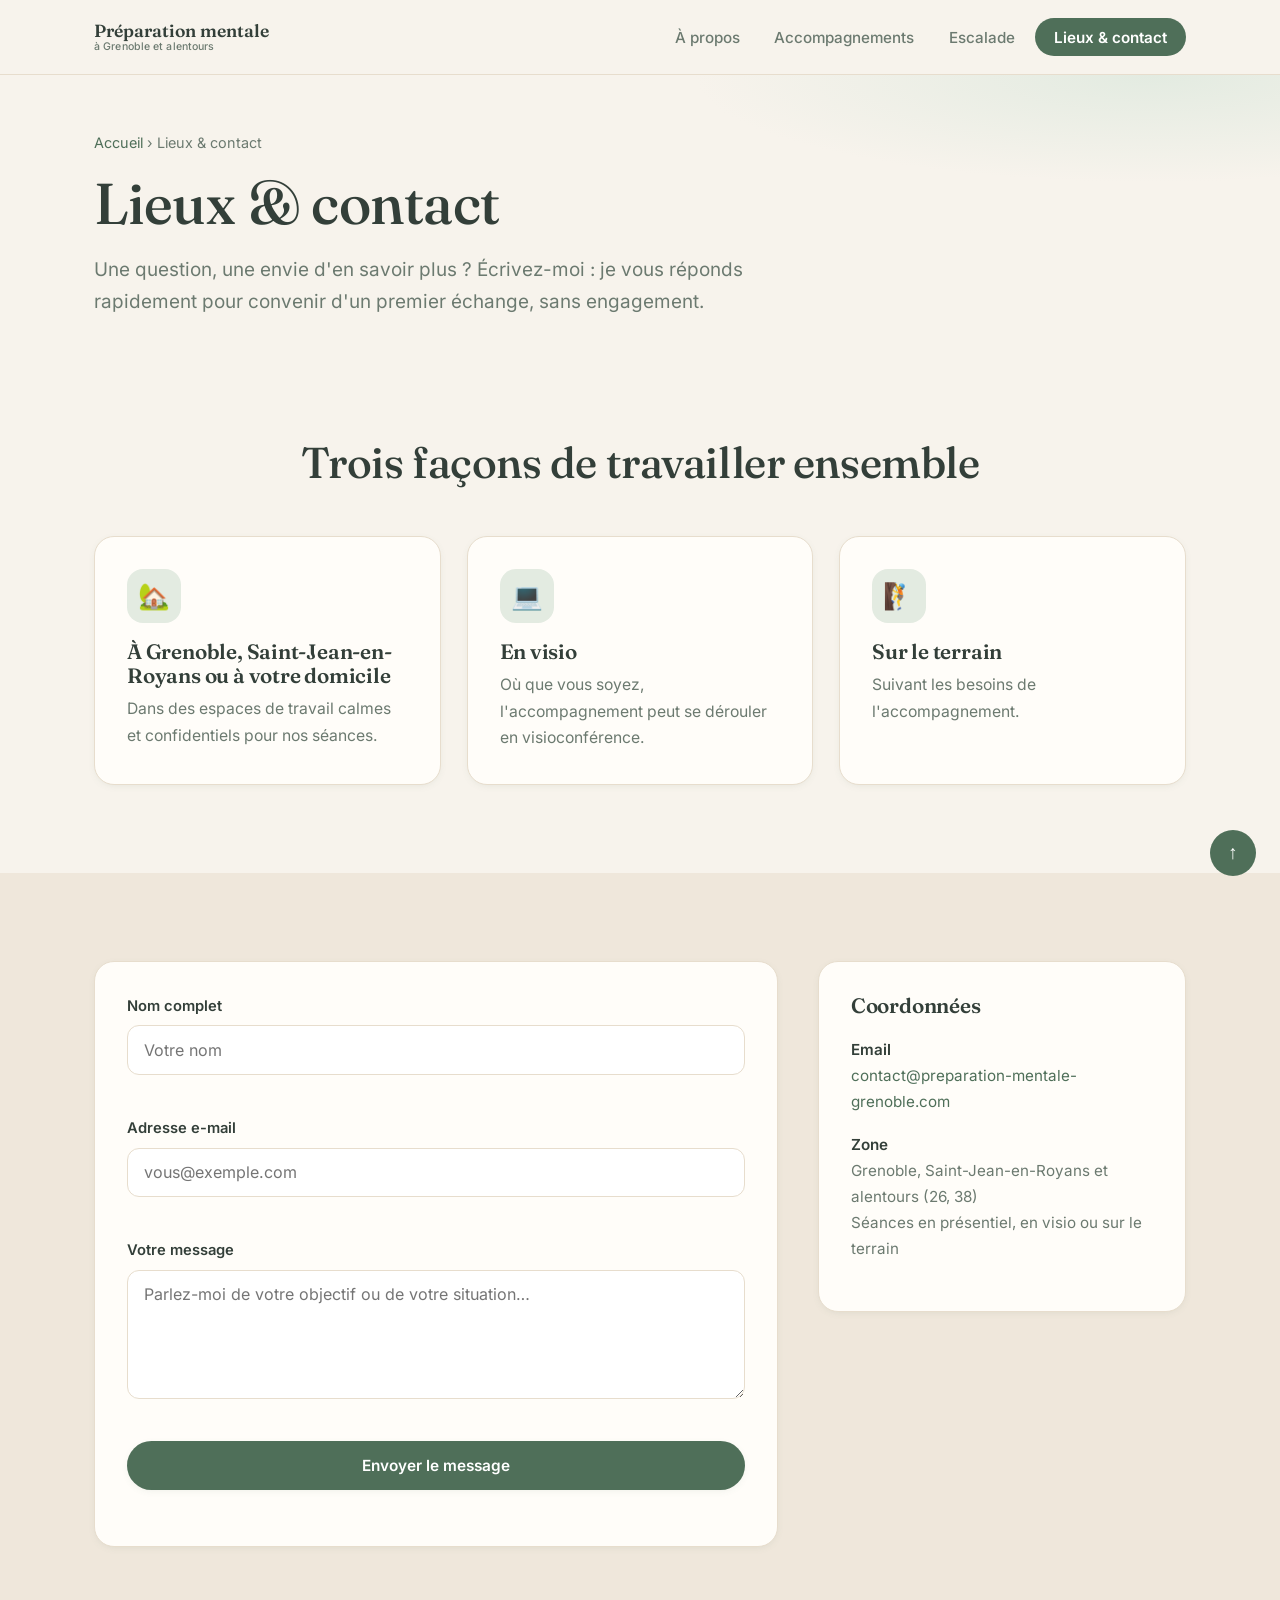
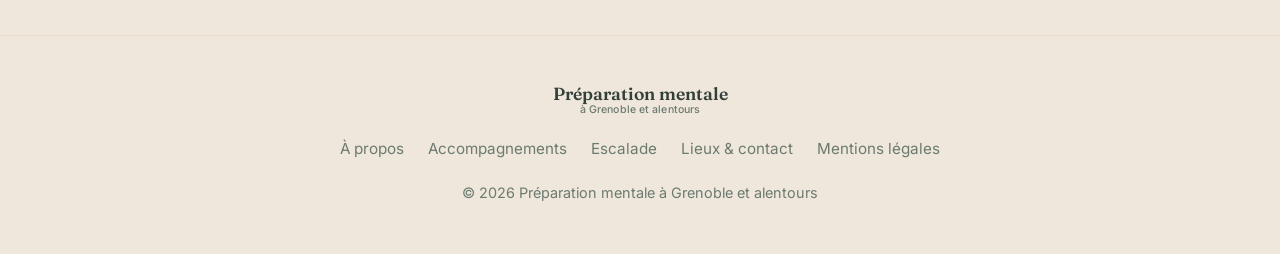
<file: contact.html>
<!DOCTYPE html>
<html lang="fr">
<head>
  <meta charset="UTF-8" />
  <meta name="viewport" content="width=device-width, initial-scale=1.0" />
  <meta name="description" content="Magali Le Goff, préparatrice mentale diplômée (Université Clermont-Auvergne) et monitrice d'escalade à Grenoble. Objectifs sportifs, personnels, professionnels." />
  <title>Lieux &amp; contact — Préparation mentale à Grenoble</title>
  <link rel="stylesheet" href="styles.css" />
  <link rel="icon" href="favicon.svg" type="image/svg+xml" />
  <link rel="canonical" href="https://preparation-mentale-grenoble.com/contact.html" />
  <meta property="og:type" content="website" />
  <meta property="og:locale" content="fr_FR" />
  <meta property="og:site_name" content="Préparation mentale à Grenoble et alentours" />
  <meta property="og:title" content="Lieux &amp; contact — Préparation mentale à Grenoble" />
  <meta property="og:description" content="Magali Le Goff, préparatrice mentale diplômée (Université Clermont-Auvergne) et monitrice d'escalade à Grenoble. Objectifs sportifs, personnels, professionnels." />
  <meta property="og:url" content="https://preparation-mentale-grenoble.com/contact.html" />
  <meta property="og:image" content="https://preparation-mentale-grenoble.com/images/escalade-eiger.jpg" />
  <meta name="twitter:card" content="summary_large_image" />
  <script type="application/ld+json">
  {
    "@context": "https://schema.org",
    "@type": "BreadcrumbList",
    "itemListElement": [
      { "@type": "ListItem", "position": 1, "name": "Accueil", "item": "https://preparation-mentale-grenoble.com/" },
      { "@type": "ListItem", "position": 2, "name": "Lieux & contact", "item": "https://preparation-mentale-grenoble.com/contact.html" }
    ]
  }
  </script>
</head>
<body>
  <header class="site-header" id="top">
    <nav class="nav container">
      <a href="index.html" class="brand"><span class="brand-text"><b>Préparation mentale</b><small>à Grenoble et alentours</small></span></a>
      <button class="nav-toggle" id="navToggle" aria-label="Ouvrir le menu" aria-expanded="false" aria-controls="navMenu">
        <span></span><span></span><span></span>
      </button>
      <ul class="nav-menu" id="navMenu">
        <li><a href="index.html">À propos</a></li>
        <li><a href="accompagnements.html">Accompagnements</a></li>
        <li><a href="escalade.html">Escalade</a></li>
        <li><a href="contact.html" class="nav-cta active">Lieux &amp; contact</a></li>
      </ul>
    </nav>
  </header>

  <main>
    <section class="page-hero">
      <div class="container reveal">
        <p class="breadcrumb"><a href="index.html">Accueil</a> &rsaquo; Lieux &amp; contact</p>
        <h1>Lieux &amp; contact</h1>
        <p class="lead">
          Une question, une envie d'en savoir plus&nbsp;? Écrivez-moi&nbsp;: je vous réponds
          rapidement pour convenir d'un premier échange, sans engagement.
        </p>
      </div>
    </section>

    <!-- ===== Lieux ===== -->
    <section class="section">
      <div class="container">
        <header class="section-head reveal">
          <h2>Trois façons de travailler ensemble</h2>
        </header>
        <div class="grid grid-3">
          <article class="card info-card reveal">
            <div class="service-icon">🏡</div>
            <h3>À Grenoble, Saint-Jean-en-Royans ou à votre domicile</h3>
            <p>Dans des espaces de travail calmes et confidentiels pour nos séances.</p>
          </article>
          <article class="card info-card reveal">
            <div class="service-icon">💻</div>
            <h3>En visio</h3>
            <p>Où que vous soyez, l'accompagnement peut se dérouler en visioconférence.</p>
          </article>
          <article class="card info-card reveal">
            <div class="service-icon">🧗</div>
            <h3>Sur le terrain</h3>
            <p>Suivant les besoins de l'accompagnement.</p>
          </article>
        </div>
      </div>
    </section>

    <!-- ===== Formulaire + coordonnées ===== -->
    <section class="section section-alt">
      <div class="container">
        <div class="contact-inner">
          <form class="contact-form card reveal" id="contactForm" novalidate>
            <!-- Web3Forms : remplacez la valeur par votre clé (https://web3forms.com) -->
            <input type="hidden" name="access_key" value="4afd53aa-be49-471e-a380-7e0ea51ec09f" />
            <input type="hidden" name="subject" value="Nouveau message depuis preparation-mentale-grenoble.com" />
            <!-- Champ anti-spam (honeypot) : doit rester vide -->
            <input type="checkbox" name="botcheck" class="hidden" tabindex="-1" autocomplete="off" aria-hidden="true" />
            <div class="field">
              <label for="name">Nom complet</label>
              <input type="text" id="name" name="name" placeholder="Votre nom" required />
              <small class="error" data-for="name"></small>
            </div>
            <div class="field">
              <label for="email">Adresse e-mail</label>
              <input type="email" id="email" name="email" placeholder="vous@exemple.com" required />
              <small class="error" data-for="email"></small>
            </div>
            <div class="field">
              <label for="message">Votre message</label>
              <textarea id="message" name="message" rows="5" placeholder="Parlez-moi de votre objectif ou de votre situation…" required></textarea>
              <small class="error" data-for="message"></small>
            </div>
            <button type="submit" class="btn btn-primary btn-block">Envoyer le message</button>
            <p class="form-feedback" id="formFeedback" role="status"></p>
          </form>

          <aside class="contact-info reveal">
            <h3>Coordonnées</h3>
            <p><strong>Email</strong><br /><a href="mailto:contact@preparation-mentale-grenoble.com">contact@preparation-mentale-grenoble.com</a></p>
            <!--<p><strong>Téléphone</strong><br /><a href="tel:+33000000000">[Votre numéro]</a></p>-->
            <p><strong>Zone</strong><br />Grenoble, Saint-Jean-en-Royans et alentours (26, 38)<br />Séances en présentiel, en visio ou sur le terrain</p>
          </aside>
        </div>
      </div>
    </section>
  </main>

  <footer class="site-footer">
    <div class="container footer-inner">
      <a href="index.html" class="brand"><span class="brand-text"><b>Préparation mentale</b><small>à Grenoble et alentours</small></span></a>
      <ul class="footer-links">
        <li><a href="index.html">À propos</a></li>
        <li><a href="accompagnements.html">Accompagnements</a></li>
        <li><a href="escalade.html">Escalade</a></li>
        <li><a href="contact.html">Lieux &amp; contact</a></li>
        <li><a href="mentions-legales.html">Mentions légales</a></li>
      </ul>
      <p>&copy; <span id="year"></span> Préparation mentale à Grenoble et alentours</p>
      <button class="back-to-top" id="backToTop" aria-label="Revenir en haut">↑</button>
    </div>
  </footer>

  <script src="script.js"></script>
</body>
</html>
</file>
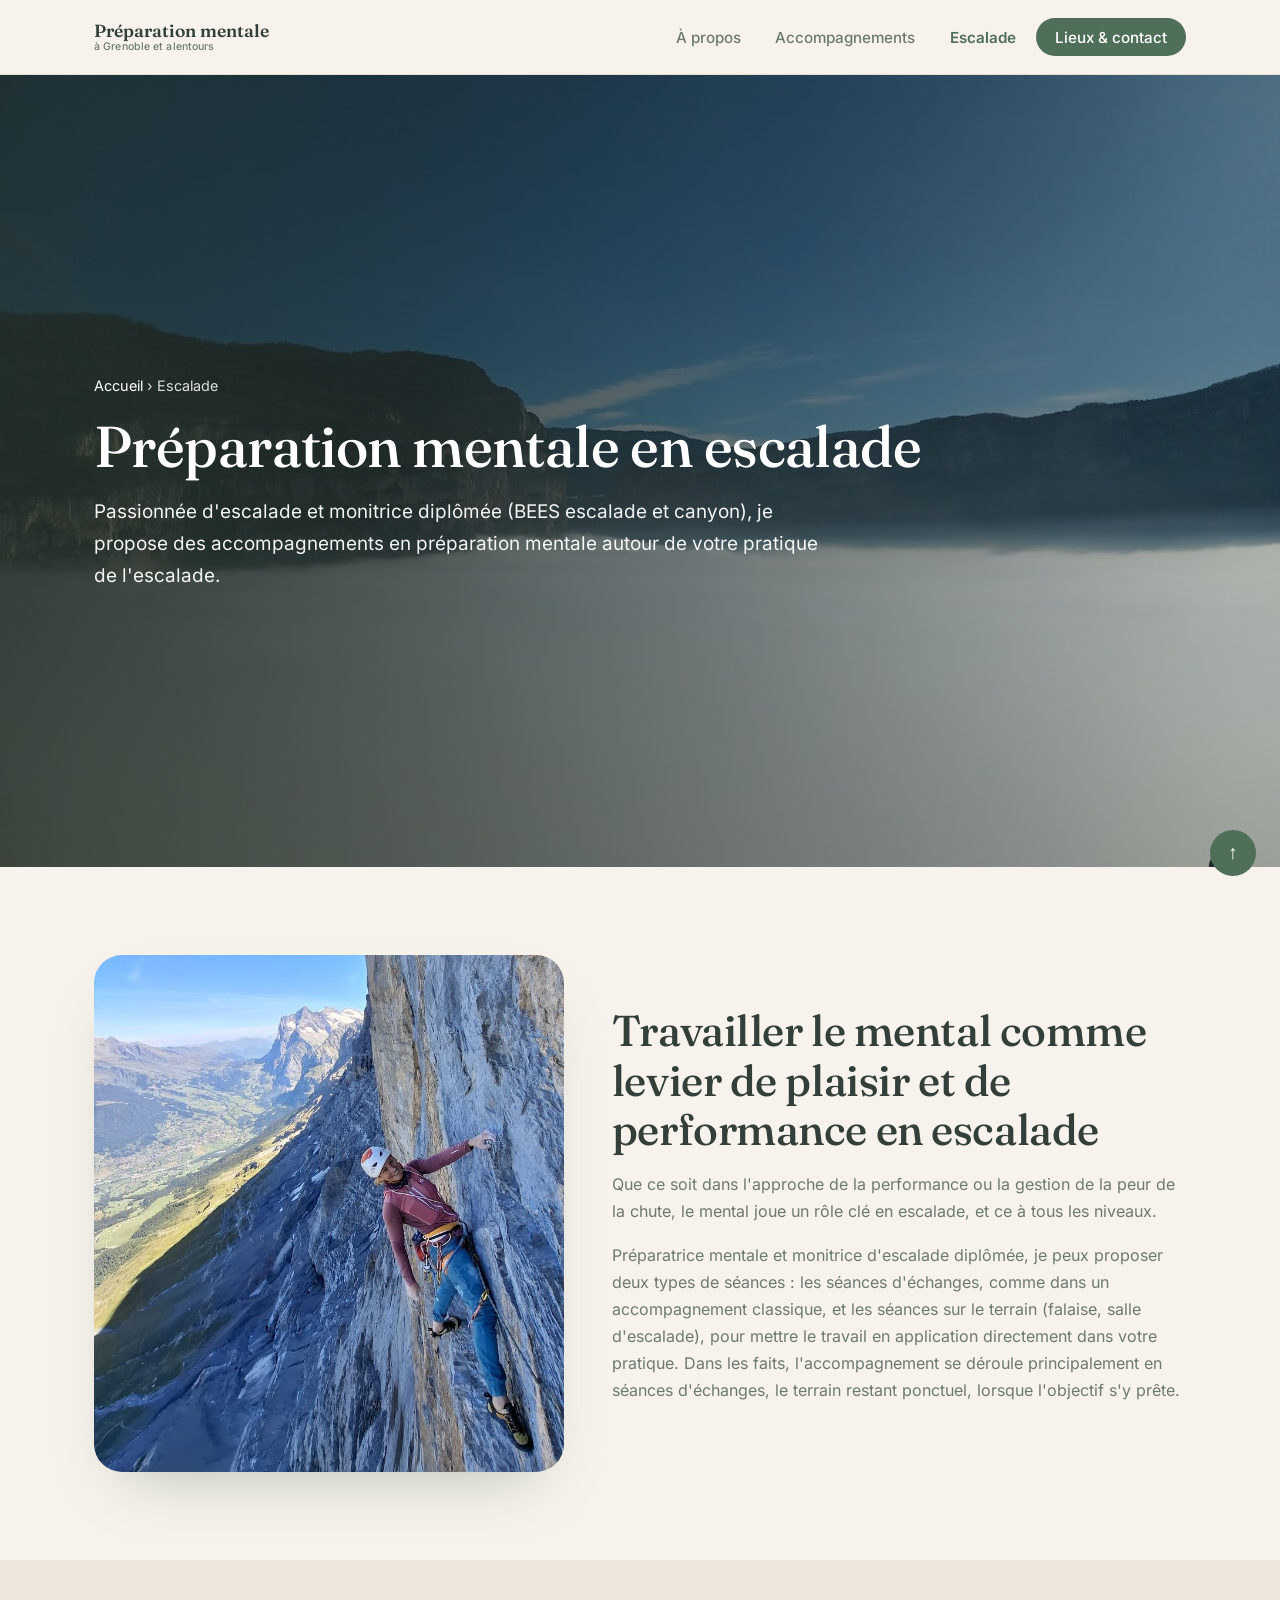
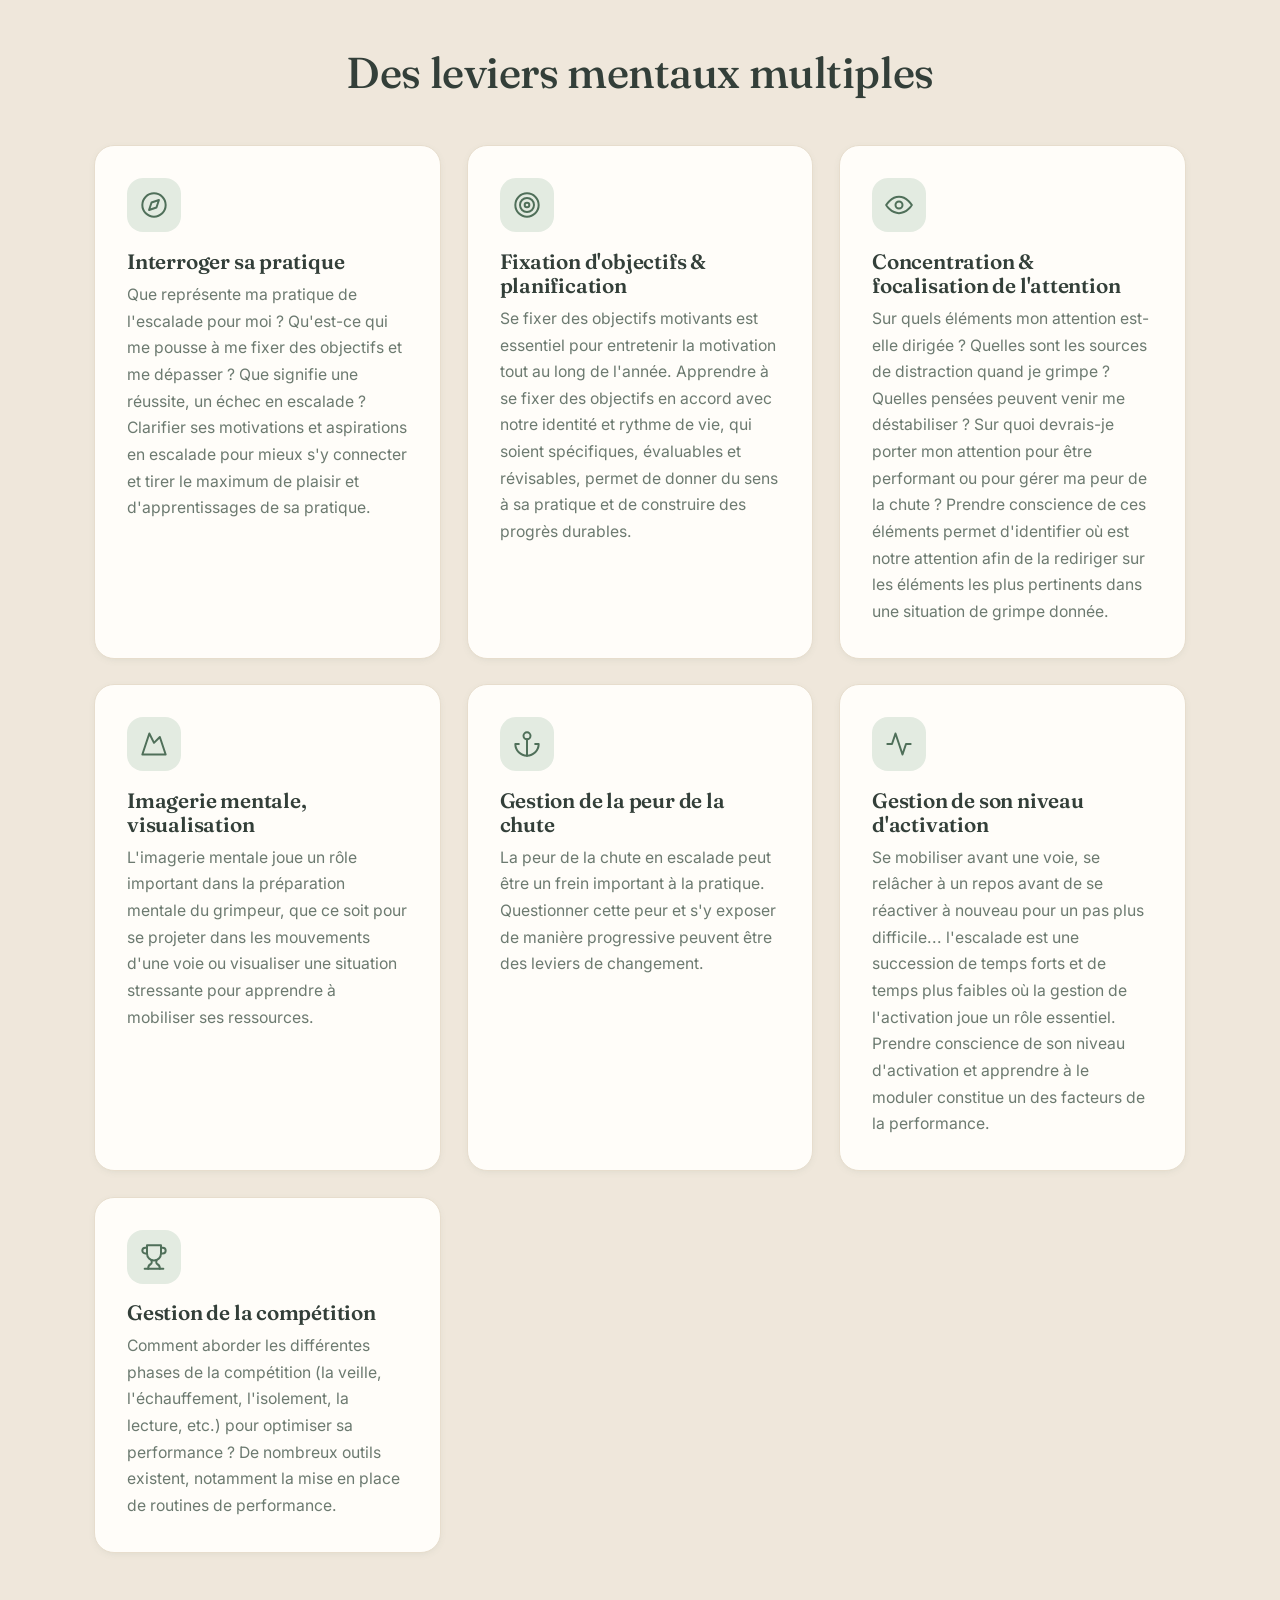
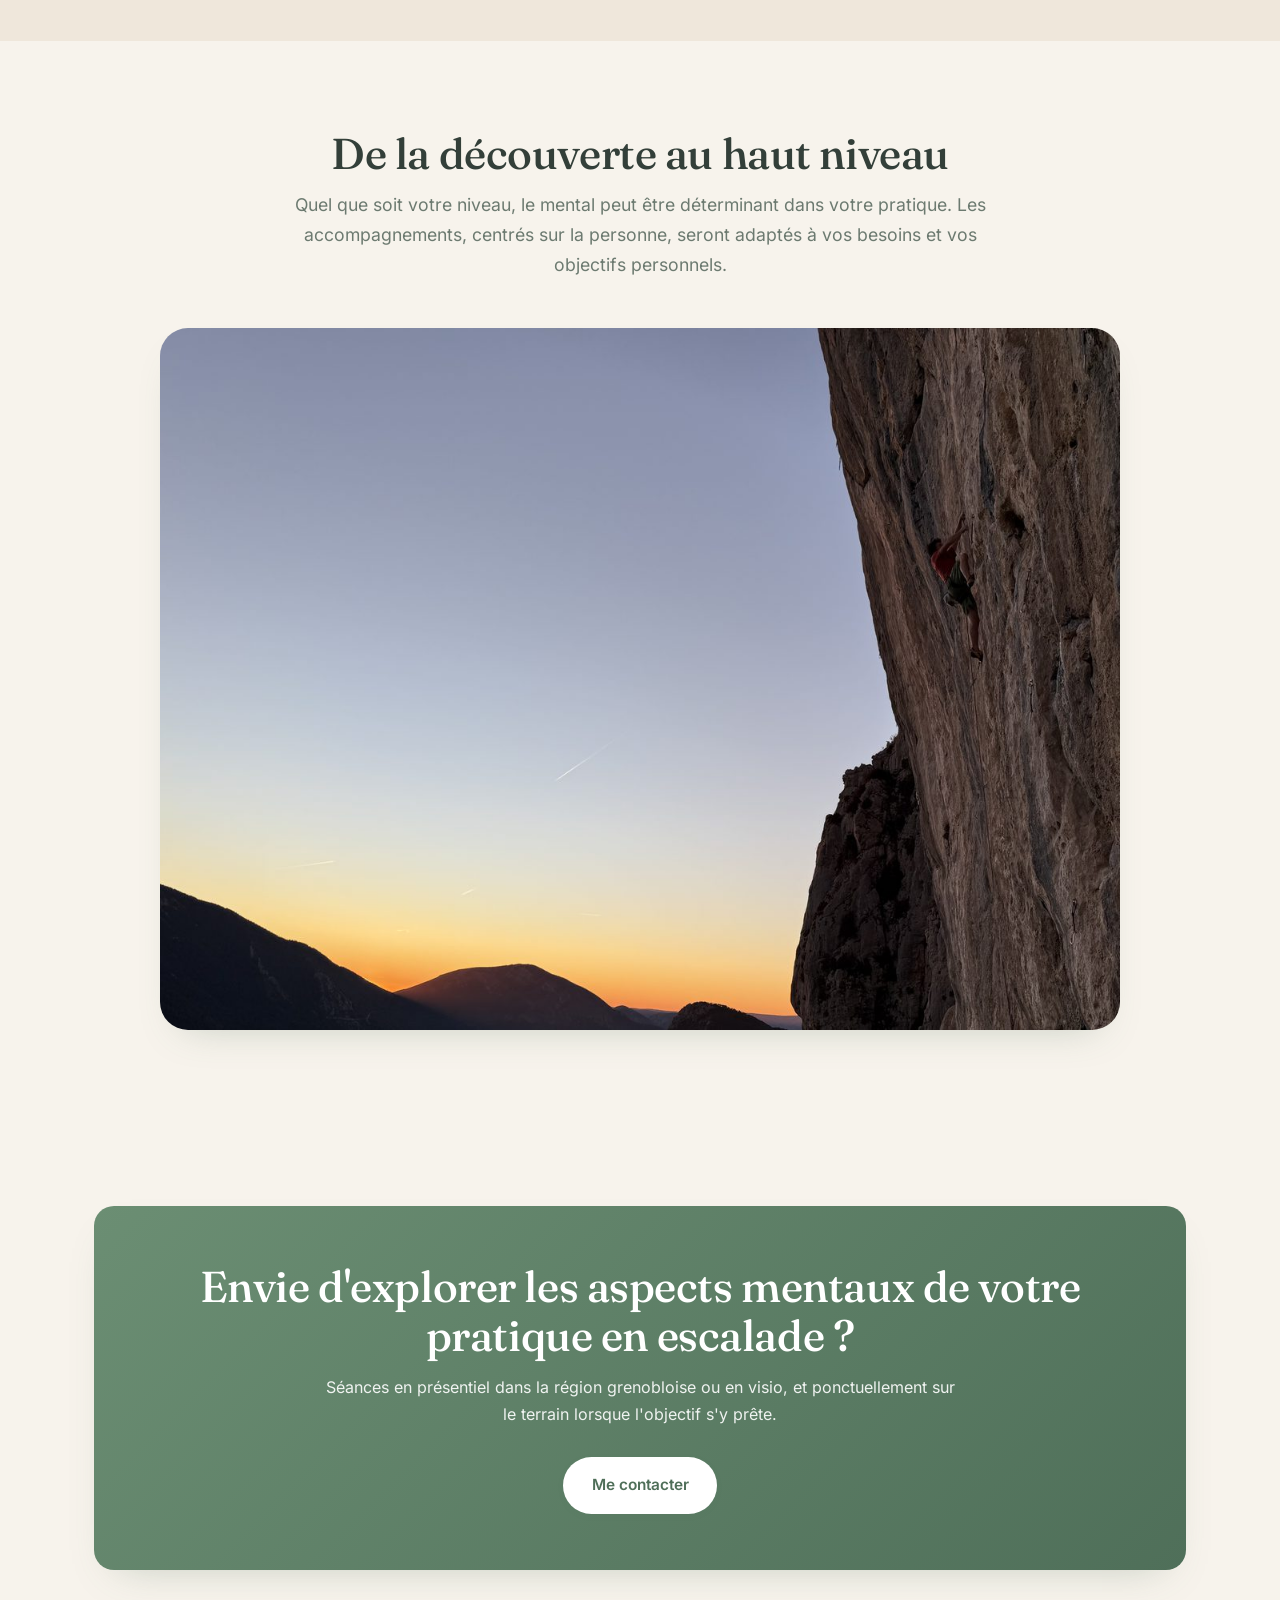
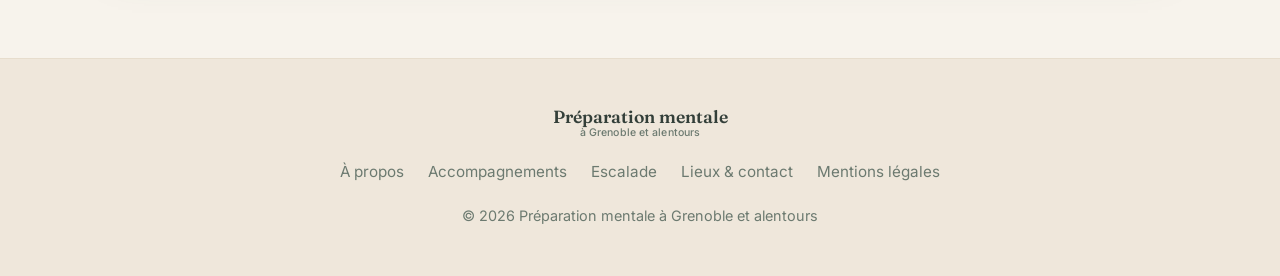
<file: escalade.html>
<!DOCTYPE html>
<html lang="fr">
<head>
  <meta charset="UTF-8" />
  <meta name="viewport" content="width=device-width, initial-scale=1.0" />
  <meta name="description" content="Préparation mentale en escalade, à Grenoble ou en visio." />
  <title>Préparation mentale escalade — Grenoble et visio</title>
  <link rel="stylesheet" href="styles.css" />
  <link rel="icon" href="favicon.svg" type="image/svg+xml" />
  <link rel="canonical" href="https://preparation-mentale-grenoble.com/escalade.html" />
  <meta property="og:type" content="website" />
  <meta property="og:locale" content="fr_FR" />
  <meta property="og:site_name" content="Préparation mentale à Grenoble et alentours" />
  <meta property="og:title" content="Préparation mentale escalade — Grenoble et visio" />
  <meta property="og:description" content="Préparation mentale en escalade, à Grenoble ou en visio." />
  <meta property="og:url" content="https://preparation-mentale-grenoble.com/escalade.html" />
  <meta property="og:image" content="https://preparation-mentale-grenoble.com/images/escalade-eiger.jpg" />
  <meta name="twitter:card" content="summary_large_image" />
  <script type="application/ld+json">
  {
    "@context": "https://schema.org",
    "@type": "BreadcrumbList",
    "itemListElement": [
      { "@type": "ListItem", "position": 1, "name": "Accueil", "item": "https://preparation-mentale-grenoble.com/" },
      { "@type": "ListItem", "position": 2, "name": "Escalade", "item": "https://preparation-mentale-grenoble.com/escalade.html" }
    ]
  }
  </script>
</head>
<body>
  <header class="site-header" id="top">
    <nav class="nav container">
      <a href="index.html" class="brand"><span class="brand-text"><b>Préparation mentale</b><small>à Grenoble et alentours</small></span></a>
      <button class="nav-toggle" id="navToggle" aria-label="Ouvrir le menu" aria-expanded="false" aria-controls="navMenu">
        <span></span><span></span><span></span>
      </button>
      <ul class="nav-menu" id="navMenu">
        <li><a href="index.html">À propos</a></li>
        <li><a href="accompagnements.html">Accompagnements</a></li>
        <li><a href="escalade.html" class="active">Escalade</a></li>
        <li><a href="contact.html" class="nav-cta">Lieux &amp; contact</a></li>
      </ul>
    </nav>
  </header>

  <main>
    <section class="page-hero page-hero-banner">
      <div class="container reveal">
        <p class="breadcrumb"><a href="index.html">Accueil</a> &rsaquo; Escalade</p>
        <h1>Préparation mentale en escalade</h1>
        <p class="lead">
          Passionnée d'escalade et monitrice diplômée (BEES escalade et canyon), je propose des accompagnements en préparation mentale autour de votre pratique de l'escalade.  
        </p>
      </div>
    </section>

    <!-- ===== Intro ===== -->
    <section class="section">
      <div class="container">
        <div class="about-inner">
          <div class="about-visual reveal">
            <figure class="photo-figure">
              <img src="images/escalade-eiger.jpg?v=6" alt="Magali Le Goff, monitrice d'escalade et préparatrice mentale, à l'Eiger" class="rect-photo" width="800" height="880" loading="lazy" />
            </figure>
          </div>
          <div class="about-content reveal">
            <h2>Travailler le mental comme levier de plaisir et de performance en escalade</h2>
            <p>
              Que ce soit dans l'approche de la performance ou la gestion de la peur de la chute, le mental joue un rôle clé en escalade, et ce à tous les niveaux.
            </p>
            <p>
              Préparatrice mentale et monitrice d'escalade diplômée, je peux proposer deux types de séances&nbsp;: les séances d'échanges, comme dans un accompagnement classique, et les séances sur le terrain (falaise, salle d'escalade), pour mettre le travail en application directement dans votre pratique. Dans les faits, l'accompagnement se déroule principalement en séances d'échanges, le terrain restant ponctuel, lorsque l'objectif s'y prête.
            </p>
          </div>
        </div>
      </div>
    </section>

    <!-- ===== Thèmes ===== -->
    <section class="section section-alt">
      <div class="container">
        <header class="section-head reveal">
          <h2>Des leviers mentaux multiples</h2>
        </header>
        <div class="grid grid-3">
          <article class="card service-card reveal">
            <div class="service-icon"><svg viewBox="0 0 24 24" fill="none" stroke="currentColor" stroke-width="1.7" stroke-linecap="round" stroke-linejoin="round" aria-hidden="true"><circle cx="12" cy="12" r="10"/><polygon points="16.24 7.76 14.12 14.12 7.76 16.24 9.88 9.88 16.24 7.76"/></svg></div>
            <h3>Interroger sa pratique</h3>
            <p>Que représente ma pratique de l'escalade pour moi&nbsp;? Qu'est-ce qui me pousse à me fixer des objectifs et me dépasser&nbsp;? Que signifie une réussite, un échec en escalade&nbsp;? Clarifier ses motivations et aspirations en escalade pour mieux s'y connecter et tirer le maximum de plaisir et d'apprentissages de sa pratique.</p>
            </article>
            
            <article class="card service-card reveal">
            <div class="service-icon"><svg viewBox="0 0 24 24" fill="none" stroke="currentColor" stroke-width="1.7" stroke-linecap="round" stroke-linejoin="round" aria-hidden="true"><circle cx="12" cy="12" r="10"/><circle cx="12" cy="12" r="6"/><circle cx="12" cy="12" r="2"/></svg></div>
            <h3>Fixation d'objectifs &amp; planification</h3>
            <p>Se fixer des objectifs motivants est essentiel pour entretenir la motivation tout au long de l'année. Apprendre à se fixer des objectifs en accord avec notre identité et rythme de vie, qui soient spécifiques, évaluables et révisables, permet de donner du sens à sa pratique et de construire des progrès durables. </p>
          </article>
          
          <article class="card service-card reveal">
            <div class="service-icon"><svg viewBox="0 0 24 24" fill="none" stroke="currentColor" stroke-width="1.7" stroke-linecap="round" stroke-linejoin="round" aria-hidden="true"><path d="M1 12s4-7 11-7 11 7 11 7-4 7-11 7-11-7-11-7z"/><circle cx="12" cy="12" r="3"/></svg></div>
            <h3>Concentration &amp; focalisation de l'attention</h3>
            <p>Sur quels éléments mon attention est-elle dirigée&nbsp;? Quelles sont les sources de distraction quand je grimpe&nbsp;? Quelles pensées peuvent venir me déstabiliser&nbsp;? Sur quoi devrais-je porter mon attention pour être performant ou pour gérer ma peur de la chute&nbsp;? Prendre conscience de ces éléments permet d'identifier où est notre attention afin de la rediriger sur les éléments les plus pertinents dans une situation de grimpe donnée.</p>
          </article>
          
          
          <article class="card service-card reveal"> 
            <div class="service-icon"><svg viewBox="0 0 24 24" fill="none" stroke="currentColor" stroke-width="1.7" stroke-linecap="round" stroke-linejoin="round" aria-hidden="true"><path d="m8 3 4 8 5-5 5 15H2L8 3z"/></svg></div>
            <h3>Imagerie mentale, visualisation</h3>
            <p>L'imagerie mentale joue un rôle important dans la préparation mentale du grimpeur, que ce soit pour se projeter dans les mouvements d'une voie ou visualiser une situation stressante pour apprendre à mobiliser ses ressources.</p>
          </article>
          
          
          <article class="card service-card reveal">
            <div class="service-icon"><svg viewBox="0 0 24 24" fill="none" stroke="currentColor" stroke-width="1.7" stroke-linecap="round" stroke-linejoin="round" aria-hidden="true"><circle cx="12" cy="5" r="3"/><line x1="12" y1="22" x2="12" y2="8"/><path d="M5 12H2a10 10 0 0 0 20 0h-3"/></svg></div>
            <h3>Gestion de la peur de la chute</h3>
            <p> La peur de la chute en escalade peut être un frein important à la pratique. Questionner cette peur et s'y exposer de manière progressive peuvent être des leviers de changement.</p>
          </article>
          
                    <article class="card service-card reveal">
            <div class="service-icon"><svg viewBox="0 0 24 24" fill="none" stroke="currentColor" stroke-width="1.7" stroke-linecap="round" stroke-linejoin="round" aria-hidden="true"><polyline points="22 12 18 12 15 21 9 3 6 12 2 12"/></svg></div>
            <h3>Gestion de son niveau d'activation</h3>
            <p> Se mobiliser avant une voie, se relâcher à un repos avant de se réactiver à nouveau pour un pas plus difficile... l'escalade est une succession de temps forts et de temps plus faibles où la gestion de l'activation joue un rôle essentiel. Prendre conscience de son niveau d'activation et apprendre à le moduler constitue un des facteurs de la performance. </p>
          </article>
          
          <article class="card service-card reveal">
            <div class="service-icon"><svg viewBox="0 0 24 24" fill="none" stroke="currentColor" stroke-width="1.7" stroke-linecap="round" stroke-linejoin="round" aria-hidden="true"><path d="M6 9H4.5a2.5 2.5 0 0 1 0-5H6"/><path d="M18 9h1.5a2.5 2.5 0 0 0 0-5H18"/><path d="M4 22h16"/><path d="M10 14.66V17c0 .55-.47.98-.97 1.21C7.85 18.75 7 20.24 7 22"/><path d="M14 14.66V17c0 .55.47.98.97 1.21C16.15 18.75 17 20.24 17 22"/><path d="M18 2H6v7a6 6 0 0 0 12 0V2Z"/></svg></div>
            <h3>Gestion de la compétition</h3>
            <p> Comment aborder les différentes phases de la compétition (la veille, l'échauffement, l'isolement, la lecture, etc.) pour optimiser sa performance&nbsp;? De nombreux outils existent, notamment la mise en place de routines de performance.</p>
          </article>
        </div>
      </div>
    </section>

    <!-- ===== Pour qui ===== -->
    <section class="section">
      <div class="container">
        <header class="section-head reveal">
          <h2>De la découverte au haut niveau</h2>
          <p class="section-sub">Quel que soit votre niveau, le mental peut être déterminant dans votre pratique. Les accompagnements, centrés sur la personne, seront adaptés à vos besoins et vos objectifs personnels.</p>
        </header>
        <figure class="wide-photo reveal">
          <img src="images/magali-escalade-grenoble.jpg?v=4" alt="Magali Le Goff en escalade — préparation mentale à Grenoble" width="1200" height="877" loading="lazy" />
        </figure>
      </div>
    </section>

    <section class="section cta-band">
      <div class="container">
        <div class="card reveal">
          <h2>Envie d'explorer les aspects mentaux de votre pratique en escalade&nbsp;?</h2>
          <p>Séances en présentiel dans la région grenobloise ou en visio, et ponctuellement sur le terrain lorsque l'objectif s'y prête.</p>
          <a href="contact.html" class="btn btn-primary">Me contacter</a>
        </div>
      </div>
    </section>
  </main>

  <footer class="site-footer">
    <div class="container footer-inner">
      <a href="index.html" class="brand"><span class="brand-text"><b>Préparation mentale</b><small>à Grenoble et alentours</small></span></a>
      <ul class="footer-links">
        <li><a href="index.html">À propos</a></li>
        <li><a href="accompagnements.html">Accompagnements</a></li>
        <li><a href="escalade.html">Escalade</a></li>
        <li><a href="contact.html">Lieux &amp; contact</a></li>
        <li><a href="mentions-legales.html">Mentions légales</a></li>
      </ul>
      <p>&copy; <span id="year"></span> Préparation mentale à Grenoble et alentours</p>
      <button class="back-to-top" id="backToTop" aria-label="Revenir en haut">↑</button>
    </div>
  </footer>

  <script src="script.js"></script>
</body>
</html>
</file>
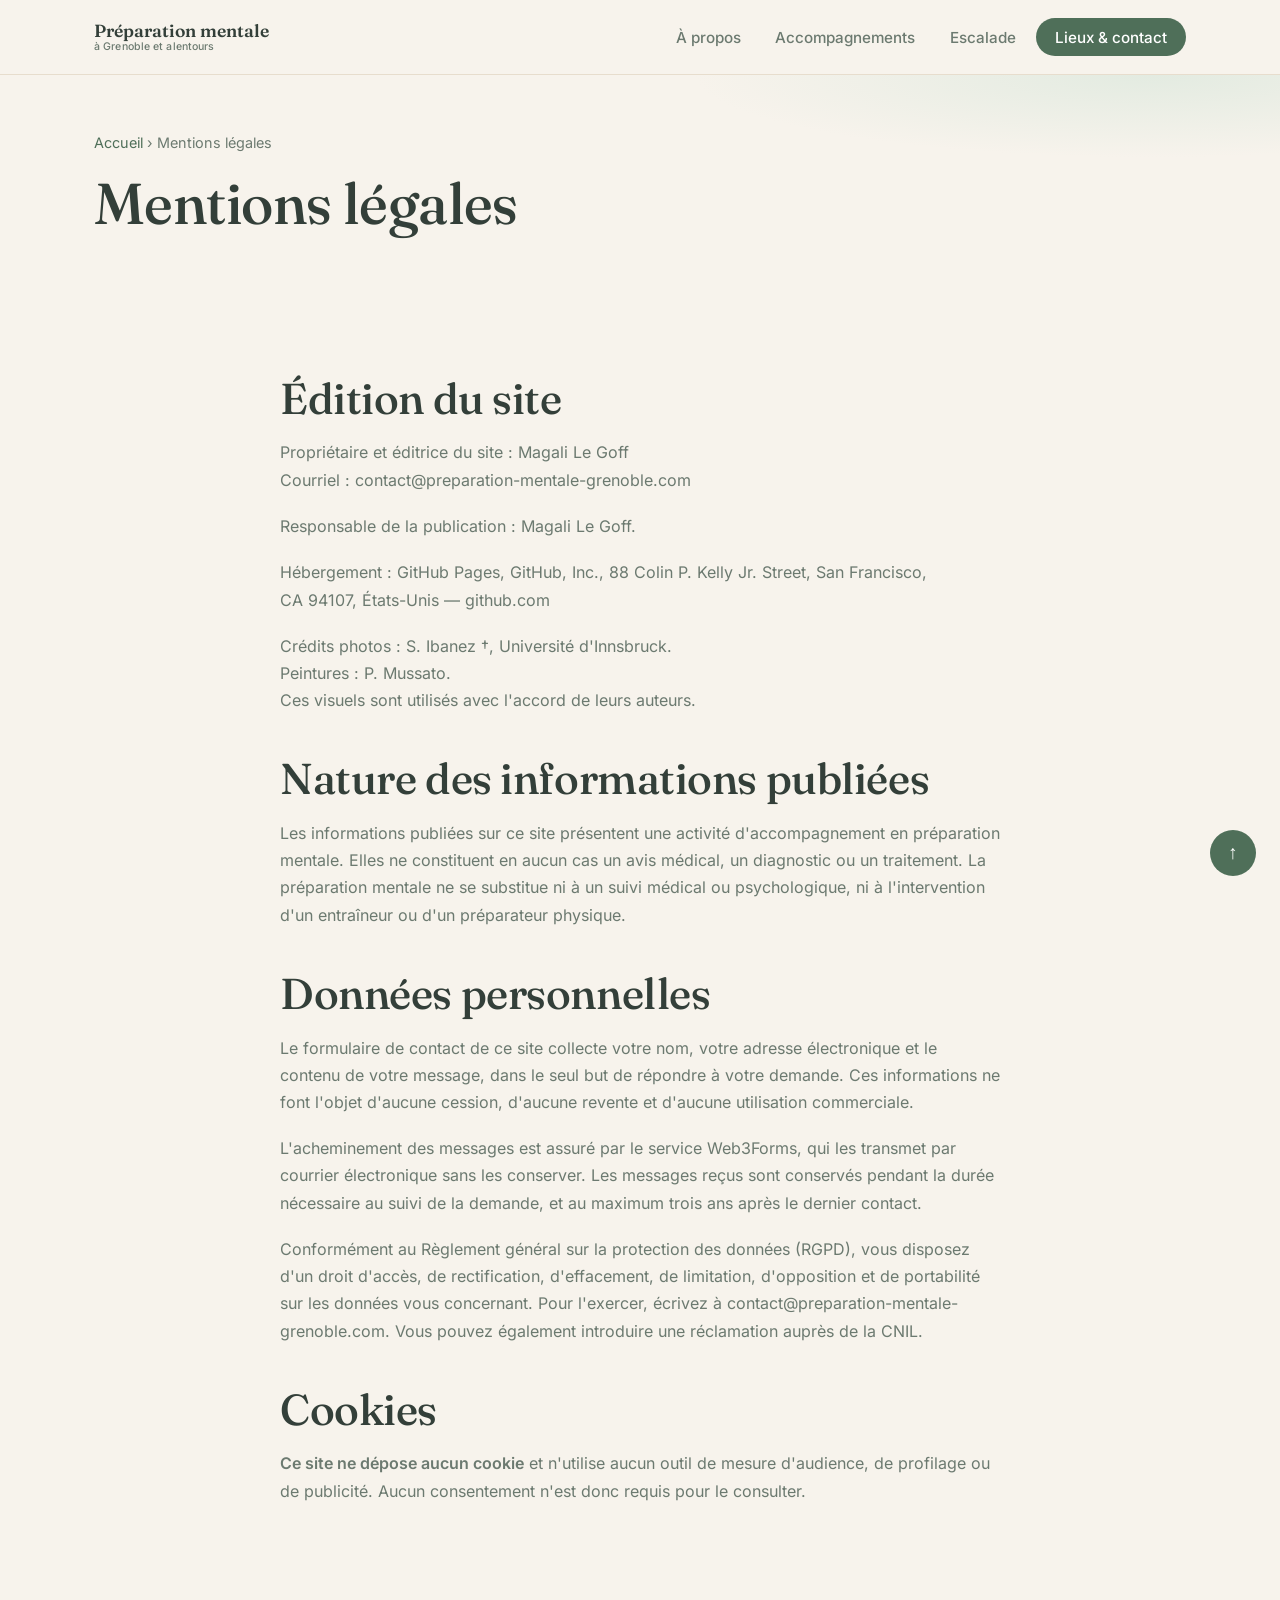
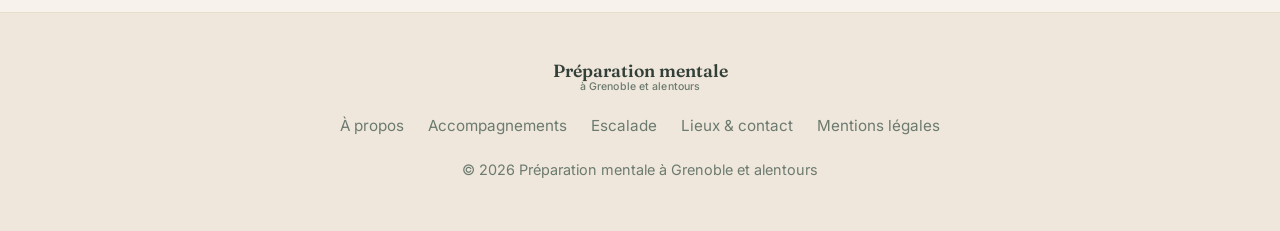
<file: mentions-legales.html>
<!DOCTYPE html>
<html lang="fr">
<head>
  <meta charset="UTF-8" />
  <meta name="viewport" content="width=device-width, initial-scale=1.0" />
  <meta name="description" content="Mentions légales du site preparation-mentale-grenoble.com : éditeur, hébergeur, traitement des données personnelles." />
  <title>Mentions légales — Préparation mentale à Grenoble</title>
  <meta name="robots" content="noindex, follow" />
  <link rel="stylesheet" href="styles.css" />
  <link rel="icon" href="favicon.svg" type="image/svg+xml" />
  <link rel="canonical" href="https://preparation-mentale-grenoble.com/mentions-legales.html" />
</head>
<body>
  <header class="site-header" id="top">
    <nav class="nav container">
      <a href="index.html" class="brand"><span class="brand-text"><b>Préparation mentale</b><small>à Grenoble et alentours</small></span></a>
      <button class="nav-toggle" id="navToggle" aria-label="Ouvrir le menu" aria-expanded="false" aria-controls="navMenu">
        <span></span><span></span><span></span>
      </button>
      <ul class="nav-menu" id="navMenu">
        <li><a href="index.html">À propos</a></li>
        <li><a href="accompagnements.html">Accompagnements</a></li>
        <li><a href="escalade.html">Escalade</a></li>
        <li><a href="contact.html" class="nav-cta">Lieux &amp; contact</a></li>
      </ul>
    </nav>
  </header>

  <main>
    <section class="page-hero">
      <div class="container reveal">
        <p class="breadcrumb"><a href="index.html">Accueil</a> &rsaquo; Mentions légales</p>
        <h1>Mentions légales</h1>
      </div>
    </section>

    <section class="section">
      <div class="container">
        <div class="prose reveal">

          <h2>Édition du site</h2>
          <p>
            Propriétaire et éditrice du site&nbsp;: Magali Le Goff<br />
            Courriel&nbsp;: <a href="mailto:contact@preparation-mentale-grenoble.com">contact@preparation-mentale-grenoble.com</a>
          </p>
          <p>Responsable de la publication&nbsp;: Magali Le Goff.</p>
          <p>
            Hébergement&nbsp;: GitHub&nbsp;Pages, GitHub,&nbsp;Inc., 88&nbsp;Colin P.&nbsp;Kelly Jr. Street,
            San Francisco, CA&nbsp;94107, États-Unis —
            <a href="https://github.com" rel="noopener">github.com</a>
          </p>
          <p>
            Crédits photos&nbsp;: S.&nbsp;Ibanez&nbsp;†, Université d'Innsbruck.<br />
            Peintures&nbsp;: P.&nbsp;Mussato.<br />
            Ces visuels sont utilisés avec l'accord de leurs auteurs.
          </p>

          <h2>Nature des informations publiées</h2>
          <p>
            Les informations publiées sur ce site présentent une activité d'accompagnement en préparation
            mentale. Elles ne constituent en aucun cas un avis médical, un diagnostic ou un traitement.
            La préparation mentale ne se substitue ni à un suivi médical ou psychologique, ni à
            l'intervention d'un entraîneur ou d'un préparateur physique.
          </p>

          <h2>Données personnelles</h2>
          <p>
            Le formulaire de contact de ce site collecte votre nom, votre adresse électronique et le
            contenu de votre message, dans le seul but de répondre à votre demande. Ces informations ne
            font l'objet d'aucune cession, d'aucune revente et d'aucune utilisation commerciale.
          </p>
          <p>
            L'acheminement des messages est assuré par le service Web3Forms, qui les transmet par courrier
            électronique sans les conserver. Les messages reçus sont conservés pendant la durée nécessaire
            au suivi de la demande, et au maximum trois ans après le dernier contact.
          </p>
          <p>
            Conformément au Règlement général sur la protection des données (RGPD), vous disposez d'un
            droit d'accès, de rectification, d'effacement, de limitation, d'opposition et de portabilité
            sur les données vous concernant. Pour l'exercer, écrivez à
            <a href="mailto:contact@preparation-mentale-grenoble.com">contact@preparation-mentale-grenoble.com</a>.
            Vous pouvez également introduire une réclamation auprès de la CNIL.
          </p>

          <h2>Cookies</h2>
          <p>
            <strong>Ce site ne dépose aucun cookie</strong> et n'utilise aucun outil de mesure d'audience,
            de profilage ou de publicité. Aucun consentement n'est donc requis pour le consulter.
          </p>

        </div>
      </div>
    </section>
  </main>

  <footer class="site-footer">
    <div class="container footer-inner">
      <a href="index.html" class="brand"><span class="brand-text"><b>Préparation mentale</b><small>à Grenoble et alentours</small></span></a>
      <ul class="footer-links">
        <li><a href="index.html">À propos</a></li>
        <li><a href="accompagnements.html">Accompagnements</a></li>
        <li><a href="escalade.html">Escalade</a></li>
        <li><a href="contact.html">Lieux &amp; contact</a></li>
        <li><a href="mentions-legales.html">Mentions légales</a></li>
      </ul>
      <p>&copy; <span id="year"></span> Préparation mentale à Grenoble et alentours</p>
      <button class="back-to-top" id="backToTop" aria-label="Revenir en haut">↑</button>
    </div>
  </footer>

  <script src="script.js"></script>
</body>
</html>
</file>
<file: styles.css>
/* =========================================================
   Élan Mental — Feuille de styles
   Ambiance : claire, douce & apaisante
   Palette  : crème · vert sauge · terracotta
   ========================================================= */

/* ----- Polices auto-hebergees (SIL Open Font License) ----- */
@font-face {
  font-family: 'Fraunces';
  font-style: normal;
  font-weight: 400 600;
  font-display: swap;
  src: url(fonts/fraunces-latin-ext.woff2) format('woff2');
  unicode-range: U+0100-02BA, U+02BD-02C5, U+02C7-02CC, U+02CE-02D7, U+02DD-02FF, U+0304, U+0308, U+0329, U+1D00-1DBF, U+1E00-1E9F, U+1EF2-1EFF, U+2020, U+20A0-20AB, U+20AD-20C0, U+2113, U+2C60-2C7F, U+A720-A7FF;
}
@font-face {
  font-family: 'Fraunces';
  font-style: normal;
  font-weight: 400 600;
  font-display: swap;
  src: url(fonts/fraunces-latin.woff2) format('woff2');
  unicode-range: U+0000-00FF, U+0131, U+0152-0153, U+02BB-02BC, U+02C6, U+02DA, U+02DC, U+0304, U+0308, U+0329, U+2000-206F, U+20AC, U+2122, U+2191, U+2193, U+2212, U+2215, U+FEFF, U+FFFD;
}
@font-face {
  font-family: 'Inter';
  font-style: normal;
  font-weight: 400 600;
  font-display: swap;
  src: url(fonts/inter-latin-ext.woff2) format('woff2');
  unicode-range: U+0100-02BA, U+02BD-02C5, U+02C7-02CC, U+02CE-02D7, U+02DD-02FF, U+0304, U+0308, U+0329, U+1D00-1DBF, U+1E00-1E9F, U+1EF2-1EFF, U+2020, U+20A0-20AB, U+20AD-20C0, U+2113, U+2C60-2C7F, U+A720-A7FF;
}
@font-face {
  font-family: 'Inter';
  font-style: normal;
  font-weight: 400 600;
  font-display: swap;
  src: url(fonts/inter-latin.woff2) format('woff2');
  unicode-range: U+0000-00FF, U+0131, U+0152-0153, U+02BB-02BC, U+02C6, U+02DA, U+02DC, U+0304, U+0308, U+0329, U+2000-206F, U+20AC, U+2122, U+2191, U+2193, U+2212, U+2215, U+FEFF, U+FFFD;
}

/* ----- Variables & reset ----- */
:root {
  --bg: #f7f3ec;          /* crème chaud                */
  --bg-alt: #efe7db;      /* crème plus profond (alt)   */
  --surface: #fffdf9;     /* cartes / surfaces          */
  --text: #333f39;        /* charbon vert profond       */
  --muted: #6c7a70;       /* texte secondaire           */
  --primary: #6b8e73;     /* sauge (accents)            */
  --primary-dark: #4f6f59;/* sauge foncé (boutons)      */
  --accent: #c67e5c;      /* terracotta                 */
  --accent-dark: #b0674a; /* terracotta foncé           */
  --accent-soft: #f0dccd; /* terracotta très clair      */
  --sage-soft: #e3ebe1;   /* sauge très clair           */
  --border: #e7ddcd;      /* bordures douces            */
  --radius: 20px;
  --radius-lg: 28px;
  --shadow-sm: 0 2px 10px -4px rgba(79, 111, 89, 0.18);
  --shadow: 0 18px 40px -24px rgba(79, 111, 89, 0.35);
  --shadow-lg: 0 30px 60px -30px rgba(79, 111, 89, 0.4);
  --max: 1140px;
  --gradient: linear-gradient(135deg, var(--primary), var(--primary-dark));
  --font-title: "Fraunces", Georgia, "Times New Roman", serif;
  --font-body: "Inter", system-ui, -apple-system, "Segoe UI", Roboto, sans-serif;
}

* { margin: 0; padding: 0; box-sizing: border-box; }

html { scroll-behavior: smooth; }

body {
  font-family: var(--font-body);
  background: var(--bg);
  color: var(--text);
  line-height: 1.7;
  -webkit-font-smoothing: antialiased;
  overflow-x: hidden;
}

img { max-width: 100%; display: block; }
a { color: inherit; text-decoration: none; }

.container {
  width: 100%;
  max-width: var(--max);
  margin: 0 auto;
  padding: 0 1.5rem;
}

/* ----- Typographie ----- */
h1, h2, h3 {
  font-family: var(--font-title);
  line-height: 1.15;
  font-weight: 500;
  letter-spacing: -0.01em;
  color: var(--text);
}
h1 { font-size: clamp(2.3rem, 5vw, 3.6rem); font-weight: 500; }
h2 { font-size: clamp(1.9rem, 3.5vw, 2.7rem); }
h3 { font-size: 1.3rem; font-weight: 600; }

.eyebrow {
  display: inline-block;
  text-transform: uppercase;
  letter-spacing: 0.16em;
  font-size: 0.76rem;
  font-weight: 600;
  color: var(--accent-dark);
  margin-bottom: 0.9rem;
}

.lead { font-size: 1.18rem; color: var(--muted); }

/* ----- Boutons ----- */
.btn {
  display: inline-block;
  padding: 0.9rem 1.7rem;
  border-radius: 50px;
  font-family: var(--font-body);
  font-weight: 600;
  font-size: 0.96rem;
  cursor: pointer;
  border: 1.5px solid transparent;
  transition: transform 0.2s ease, box-shadow 0.25s ease, background 0.2s ease, color 0.2s ease;
  white-space: nowrap;
}
.btn:active { transform: translateY(1px); }

.btn-primary {
  background: var(--primary-dark);
  color: #fff;
  box-shadow: var(--shadow-sm);
}
.btn-primary:hover {
  background: #45624e;
  box-shadow: var(--shadow);
  transform: translateY(-2px);
}

.btn-ghost {
  background: transparent;
  color: var(--primary-dark);
  border-color: var(--primary);
}
.btn-ghost:hover {
  background: var(--sage-soft);
  border-color: var(--primary-dark);
  transform: translateY(-2px);
}

.btn-block { display: block; width: 100%; text-align: center; }

/* ----- En-tête / navigation ----- */
.site-header {
  position: sticky;
  top: 0;
  z-index: 50;
  background: rgba(247, 243, 236, 0.82);
  backdrop-filter: blur(12px);
  border-bottom: 1px solid var(--border);
}
.nav {
  display: flex;
  align-items: center;
  justify-content: space-between;
  height: 74px;
}
.brand {
  font-family: var(--font-title);
  font-weight: 600;
  font-size: 1.1rem;
  display: flex;
  align-items: center;
  gap: 0.55rem;
  color: var(--text);
}
.brand-text { display: flex; flex-direction: column; line-height: 1.12; }
.brand-text b { font-weight: 600; }
.brand-text small {
  font-family: var(--font-body);
  font-size: 0.66rem;
  font-weight: 500;
  color: var(--muted);
  letter-spacing: 0.01em;
}
/* empeche la coupure d'un groupe de mots, sauf sur petit ecran */
@media (min-width: 641px) { .nowrap-lg { white-space: nowrap; } }

.nav-menu {
  list-style: none;
  display: flex;
  align-items: center;
  gap: 0.35rem;
}
.nav-menu a {
  padding: 0.55rem 0.9rem;
  border-radius: 40px;
  font-size: 0.95rem;
  font-weight: 500;
  color: var(--muted);
  transition: color 0.2s ease, background 0.2s ease;
}
.nav-menu a:hover { color: var(--text); background: var(--sage-soft); }
.nav-menu a.active { color: var(--primary-dark); font-weight: 600; }

.nav-cta {
  background: var(--primary-dark);
  color: #fff !important;
  padding: 0.6rem 1.2rem !important;
}
.nav-cta:hover { background: #45624e !important; }

.nav-toggle {
  display: none;
  flex-direction: column;
  justify-content: center;
  gap: 5px;
  width: 44px;
  height: 44px;
  background: transparent;
  border: none;
  cursor: pointer;
}
.nav-toggle span {
  display: block;
  width: 24px;
  height: 2px;
  background: var(--text);
  border-radius: 2px;
  transition: transform 0.3s ease, opacity 0.3s ease;
}
.nav-toggle.open span:nth-child(1) { transform: translateY(7px) rotate(45deg); }
.nav-toggle.open span:nth-child(2) { opacity: 0; }
.nav-toggle.open span:nth-child(3) { transform: translateY(-7px) rotate(-45deg); }

/* ----- Sections ----- */
.section { padding: 5.5rem 0; }
.section-alt { background: var(--bg-alt); }

.section-head {
  max-width: 720px;
  margin: 0 auto 3rem;
  text-align: center;
}
.section-sub { color: var(--muted); font-size: 1.1rem; margin-top: 0.75rem; }

/* ----- Grilles ----- */
.grid { display: grid; gap: 1.6rem; }
.services-grid { grid-template-columns: repeat(4, 1fr); }
.grid-3 { grid-template-columns: repeat(3, 1fr); }
.grid-2 { grid-template-columns: repeat(2, 1fr); }

/* ----- Tarif ----- */
.tarif {
  display: flex;
  flex-direction: column;
  align-items: center;
  gap: 0.3rem;
  text-align: center;
  margin: 0;
}
.tarif-prix {
  font-family: var(--font-title);
  font-size: clamp(1.6rem, 3vw, 2rem);
  font-weight: 600;
  line-height: 1.2;
  color: var(--accent-dark);
}

/* ----- Cartes ----- */
.card {
  background: var(--surface);
  border: 1px solid var(--border);
  border-radius: var(--radius);
  padding: 2rem;
  box-shadow: var(--shadow-sm);
  transition: transform 0.25s ease, box-shadow 0.25s ease;
}
.service-card, .info-card { text-align: left; }
.service-card:hover, .info-card:hover {
  transform: translateY(-4px);
  box-shadow: var(--shadow);
}

.service-icon,
.info-icon {
  display: inline-flex;
  align-items: center;
  justify-content: center;
  width: 54px;
  height: 54px;
  border-radius: 16px;
  background: var(--sage-soft);
  font-size: 1.6rem;
  margin-bottom: 1.1rem;
}
.service-icon svg,
.info-icon svg { width: 28px; height: 28px; color: var(--primary-dark); }
.info-icon {
  width: 40px; height: 40px;
  font-size: 1.15rem;
  border-radius: 12px;
  margin: 0 0.6rem 0 0;
  vertical-align: middle;
}
.info-card h3 { display: flex; align-items: center; }
.service-card h3, .info-card h3 { margin-bottom: 0.5rem; }
.service-card p, .info-card p { color: var(--muted); font-size: 0.98rem; }

/* ----- Hero (accueil) ----- */
.hero {
  position: relative;
  padding: 4.5rem 0 5.5rem;
  background:
    radial-gradient(60% 55% at 85% 0%, var(--sage-soft) 0%, transparent 60%),
    radial-gradient(50% 50% at 5% 90%, var(--accent-soft) 0%, transparent 55%);
}
.hero-inner {
  display: grid;
  grid-template-columns: 1.1fr 0.9fr;
  gap: 3rem;
  align-items: center;
}
.hero-content h1 { margin-bottom: 1.2rem; }
.hero-content .lead { margin-bottom: 2rem; max-width: 34rem; }
.hero-actions { display: flex; flex-wrap: wrap; gap: 0.9rem; margin-bottom: 2.5rem; }

.hero-stats {
  list-style: none;
  display: flex;
  flex-wrap: wrap;
  gap: 2.2rem;
}
.hero-stats li { display: flex; flex-direction: column; }
.hero-stats strong {
  font-family: var(--font-title);
  font-size: 1.5rem;
  font-weight: 600;
  color: var(--primary-dark);
}
.hero-stats span { font-size: 0.9rem; color: var(--muted); }

/* Variante bandeau : photo en fond, texte en blanc */
.hero-banner {
  background:
    linear-gradient(100deg, rgba(38, 50, 43, 0.78) 0%, rgba(38, 50, 43, 0.55) 45%, rgba(38, 50, 43, 0.30) 100%),
    url("images/mussato.jpg") center/cover no-repeat;
  min-height: clamp(420px, 58vh, 600px);
  display: flex;
  align-items: center;
}
.hero-banner .hero-inner { grid-template-columns: 1fr; }
.hero-banner .hero-content { max-width: 42rem; }
.hero-banner .eyebrow { color: rgba(255, 255, 255, 0.9); }
.hero-banner h1 { color: #fff; }
.hero-banner .lead { color: rgba(255, 255, 255, 0.94); }
.hero-banner .hero-stats strong { color: #fff; }
.hero-banner .hero-stats span { color: rgba(255, 255, 255, 0.82); }
.hero-banner .btn-ghost {
  color: #fff;
  border-color: rgba(255, 255, 255, 0.75);
}
.hero-banner .btn-ghost:hover {
  background: rgba(255, 255, 255, 0.16);
  border-color: #fff;
}

/* Visuel hero : orbe doux + cartes flottantes */
.hero-visual {
  position: relative;
  min-height: 360px;
  display: flex;
  align-items: center;
  justify-content: center;
}
.orb {
  width: 300px;
  height: 300px;
  border-radius: 50%;
  background: linear-gradient(150deg, #cddac8, #efd6c6);
  filter: blur(6px);
  box-shadow: var(--shadow-lg);
}
.card-float {
  position: absolute;
  background: var(--surface);
  border: 1px solid var(--border);
  border-radius: 16px;
  padding: 0.8rem 1.15rem;
  font-weight: 600;
  font-size: 0.95rem;
  box-shadow: var(--shadow);
  animation: float 6s ease-in-out infinite;
}
.card-1 { top: 12%; left: 0; animation-delay: 0s; }
.card-2 { bottom: 14%; right: 2%; animation-delay: 1.5s; }
.card-3 { bottom: 6%; left: 12%; animation-delay: 3s; }

@keyframes float {
  0%, 100% { transform: translateY(0); }
  50% { transform: translateY(-12px); }
}

/* ----- Hero de page intérieure ----- */
.page-hero {
  padding: 3.5rem 0 2rem;
  background:
    radial-gradient(55% 60% at 90% 0%, var(--sage-soft) 0%, transparent 65%);
}
.breadcrumb { font-size: 0.9rem; color: var(--muted); margin-bottom: 1rem; }
.breadcrumb a { color: var(--primary-dark); }
.breadcrumb a:hover { text-decoration: underline; }
.page-hero h1 { margin-bottom: 1rem; }
.page-hero .lead { max-width: 46rem; }

/* Variante bandeau photo (partie haute de l'image visible) */
.page-hero-banner {
  background:
    linear-gradient(100deg, rgba(38, 50, 43, 0.78) 0%, rgba(38, 50, 43, 0.52) 55%, rgba(38, 50, 43, 0.32) 100%),
    url("images/escalade_bandeau.jpg") center 16% / cover no-repeat;
  min-height: clamp(640px, 88vh, 940px);
  display: flex;
  align-items: center;
}
.page-hero-banner .breadcrumb { color: rgba(255, 255, 255, 0.85); }
.page-hero-banner .breadcrumb a { color: #fff; }
.page-hero-banner .eyebrow { color: rgba(255, 255, 255, 0.9); }
.page-hero-banner h1 { color: #fff; }
.page-hero-banner .lead { color: rgba(255, 255, 255, 0.94); }

/* ----- Contenu texte (prose) ----- */
.prose { max-width: 720px; margin: 0 auto; }
.prose p { color: var(--muted); margin-bottom: 1.2rem; }
.prose h2 { margin: 2.5rem 0 1rem; }
.prose > h2:first-child { margin-top: 0; }
.prose h3 { margin: 2rem 0 0.75rem; }

/* ----- Listes à puces (checklist) ----- */
.checklist { list-style: none; display: grid; gap: 0.9rem; }
.checklist li {
  position: relative;
  padding-left: 2rem;
  color: var(--text);
}
.checklist li::before {
  content: "✓";
  position: absolute;
  left: 0;
  top: 0;
  width: 1.4rem;
  height: 1.4rem;
  display: inline-flex;
  align-items: center;
  justify-content: center;
  background: var(--sage-soft);
  color: var(--primary-dark);
  border-radius: 50%;
  font-size: 0.8rem;
  font-weight: 700;
}
/* Sous-liste à tirets à l'intérieur d'un item de checklist */
.checklist .sublist {
  list-style: none;
  margin: 0.45rem 0 0;
  padding: 0;
  display: grid;
  gap: 0.3rem;
}
.checklist .sublist li {
  padding-left: 1rem;
  color: var(--muted);
  font-size: 0.95rem;
}
.checklist .sublist li::before {
  content: "–";
  position: absolute;
  left: 0;
  top: 0;
  width: auto;
  height: auto;
  display: inline;
  background: none;
  border: 0;
  border-radius: 0;
  color: var(--muted);
  font-size: inherit;
  font-weight: 400;
}

/* Respiration avant chaque groupe à sous-liste (complémentaires, en cours) */
.checklist > li:has(.sublist) {
  margin-top: 1rem;
}

/* Formations complémentaires : formats courts, affichés en plus petit */
.checklist > li.minor { font-size: 0.85rem; }
.checklist > li.minor::before { width: 1.1rem; height: 1.1rem; font-size: 0.65rem; }
.checklist > li.minor .sublist li { font-size: 0.82rem; }

/* Largeur de la liste des formations (page d'accueil) */
#formations .checklist {
  max-width: 800px;
  margin: 0 auto;
}

/* Item « en cours » : cercle vide au lieu du ✓ vert */
.checklist li.pending::before {
  content: "";
  background: transparent;
  border: 1.5px dashed var(--muted);
}

/* ----- Étapes numérotées ----- */
.steps { display: grid; gap: 1.6rem; counter-reset: step; }
.step {
  position: relative;
  background: var(--surface);
  border: 1px solid var(--border);
  border-radius: var(--radius);
  padding: 1.8rem 2rem 1.8rem 4.5rem;
  box-shadow: var(--shadow-sm);
}
.step::before {
  counter-increment: step;
  content: counter(step);
  position: absolute;
  left: 1.5rem;
  top: 1.8rem;
  width: 2.1rem;
  height: 2.1rem;
  display: flex;
  align-items: center;
  justify-content: center;
  background: var(--gradient);
  color: #fff;
  font-family: var(--font-title);
  font-weight: 600;
  border-radius: 50%;
}
.step h3 { margin-bottom: 0.4rem; }
.step p { color: var(--muted); }

/* ----- Citations / témoignages ----- */
.quote-card {
  background: var(--surface);
  border: 1px solid var(--border);
  border-radius: var(--radius);
  padding: 2rem;
  box-shadow: var(--shadow-sm);
  position: relative;
}
.quote-card::before {
  content: "\201C";
  font-family: var(--font-title);
  font-size: 3.5rem;
  line-height: 1;
  color: var(--accent-soft);
  position: absolute;
  top: 0.6rem;
  left: 1.2rem;
}
.quote-card p { position: relative; color: var(--text); font-style: italic; }
.quote-author {
  display: flex;
  align-items: center;
  gap: 0.75rem;
  margin-top: 1.3rem;
  font-style: normal;
}
.avatar {
  width: 44px;
  height: 44px;
  border-radius: 50%;
  background: var(--gradient);
  color: #fff;
  display: flex;
  align-items: center;
  justify-content: center;
  font-weight: 700;
  flex-shrink: 0;
}
.quote-author strong { display: block; font-size: 0.95rem; }
.quote-author span { color: var(--muted); font-size: 0.85rem; }

/* ----- Section « À propos / le coach » ----- */
.about-inner {
  display: grid;
  grid-template-columns: 0.9fr 1.1fr;
  gap: 3rem;
  align-items: center;
}
.about-visual { display: flex; justify-content: center; }
.about-blob {
  width: 100%;
  max-width: 340px;
  aspect-ratio: 1;
  border-radius: 42% 58% 55% 45% / 48% 42% 58% 52%;
  background: linear-gradient(150deg, #cddac8, #efd6c6);
  box-shadow: var(--shadow-lg);
  display: flex;
  align-items: center;
  justify-content: center;
  font-size: 4rem;
}
.about-content h2 { margin-bottom: 1rem; }
.about-content p { color: var(--muted); margin-bottom: 1rem; }

/* Photo en forme de blob organique (remplace l'emoji) */
.about-photo {
  width: 100%;
  max-width: 340px;
  aspect-ratio: 1;
  object-fit: cover;
  border-radius: 42% 58% 55% 45% / 48% 42% 58% 52%;
  box-shadow: var(--shadow-lg);
}
.about-blob img { width: 100%; height: 100%; object-fit: cover; border-radius: inherit; }

/* Photo rectangulaire arrondie (pour illustrer une section) */
.photo {
  width: 100%;
  border-radius: var(--radius);
  box-shadow: var(--shadow);
  object-fit: cover;
}

/* Crédits image */
.credit { font-size: 0.72rem; color: var(--muted); letter-spacing: 0.01em; }
.photo-figure { display: flex; flex-direction: column; align-items: center; gap: 0.55rem; }
.banner-credit {
  position: absolute;
  right: 1rem;
  bottom: 0.7rem;
  margin: 0;
  font-size: 0.7rem;
  color: rgba(255, 255, 255, 0.72);
  letter-spacing: 0.02em;
}

/* ----- Bandeau CTA ----- */
.cta-band .card {
  text-align: center;
  background: var(--gradient);
  border: none;
  color: #fff;
  padding: 3.5rem 2rem;
  box-shadow: var(--shadow);
}
.cta-band .card h2 { color: #fff; margin-bottom: 0.8rem; }
.cta-band .card p {
  color: rgba(255, 255, 255, 0.9);
  max-width: 40rem;
  margin: 0 auto 1.8rem;
}
.cta-band .btn-primary {
  background: #fff;
  color: var(--primary-dark);
}
.cta-band .btn-primary:hover { background: var(--accent-soft); }

/* ----- Contact ----- */
.contact-inner {
  display: grid;
  grid-template-columns: 1.3fr 0.7fr;
  gap: 2.5rem;
  align-items: start;
}
.contact-form { display: grid; gap: 1.2rem; }
.field { display: flex; flex-direction: column; gap: 0.4rem; }
.field label { font-weight: 600; font-size: 0.92rem; }
.field input,
.field textarea {
  font-family: var(--font-body);
  font-size: 1rem;
  padding: 0.85rem 1rem;
  border: 1.5px solid var(--border);
  border-radius: 12px;
  background: #fff;
  color: var(--text);
  transition: border-color 0.2s ease, box-shadow 0.2s ease;
  resize: vertical;
}
.field input:focus,
.field textarea:focus {
  outline: none;
  border-color: var(--primary);
  box-shadow: 0 0 0 3px var(--sage-soft);
}
.field input.invalid,
.field textarea.invalid { border-color: var(--accent-dark); }
.error { color: var(--accent-dark); font-size: 0.82rem; min-height: 1rem; }

.form-feedback { font-size: 0.95rem; margin-top: 0.3rem; }
.form-feedback.success { color: var(--primary-dark); font-weight: 600; }
.form-feedback.error { color: var(--accent-dark); font-weight: 600; }

.contact-info {
  background: var(--surface);
  border: 1px solid var(--border);
  border-radius: var(--radius);
  padding: 2rem;
  box-shadow: var(--shadow-sm);
}
.contact-info h3 { margin-bottom: 1.2rem; }
.contact-info p { color: var(--muted); margin-bottom: 1.1rem; font-size: 0.95rem; }
.contact-info strong { color: var(--text); }
.contact-info a { color: var(--primary-dark); }
.contact-info a:hover { text-decoration: underline; }

/* ----- Pied de page ----- */
.site-footer {
  background: var(--bg-alt);
  border-top: 1px solid var(--border);
  padding: 3rem 0;
  position: relative;
}
.footer-inner {
  display: flex;
  flex-direction: column;
  align-items: center;
  gap: 1.2rem;
  text-align: center;
}
.footer-links {
  list-style: none;
  display: flex;
  flex-wrap: wrap;
  justify-content: center;
  gap: 1.5rem;
}
.footer-links a { color: var(--muted); font-size: 0.95rem; }
.footer-links a:hover { color: var(--primary-dark); }
.footer-inner > p { color: var(--muted); font-size: 0.9rem; }

.back-to-top {
  position: fixed;
  right: 1.5rem;
  bottom: 1.5rem;
  width: 46px;
  height: 46px;
  border-radius: 50%;
  border: none;
  background: var(--primary-dark);
  color: #fff;
  font-size: 1.2rem;
  cursor: pointer;
  box-shadow: var(--shadow);
  transition: transform 0.2s ease, background 0.2s ease;
}
.back-to-top:hover { transform: translateY(-3px); background: #45624e; }

/* ----- Utilitaires ----- */
.hidden {
  position: absolute !important;
  width: 1px; height: 1px;
  overflow: hidden;
  clip: rect(0 0 0 0);
  white-space: nowrap;
}

/* ----- Animation d'apparition (reveal) ----- */
.reveal {
  opacity: 0;
  transform: translateY(24px);
  transition: opacity 0.6s ease, transform 0.6s ease;
}
.reveal.visible { opacity: 1; transform: none; }

/* ----- Responsive ----- */
@media (max-width: 900px) {
  .hero-inner { grid-template-columns: 1fr; }
  .hero-visual { min-height: 300px; order: -1; }
  .about-inner { grid-template-columns: 1fr; }
  .about-visual { order: -1; }
  .services-grid { grid-template-columns: repeat(2, 1fr); }
  .contact-inner { grid-template-columns: 1fr; }
}

@media (max-width: 760px) {
  .nav-toggle { display: flex; }
  .nav-menu {
    position: absolute;
    top: 74px;
    left: 0;
    right: 0;
    flex-direction: column;
    align-items: stretch;
    gap: 0.25rem;
    background: var(--bg);
    border-bottom: 1px solid var(--border);
    padding: 1rem 1.5rem 1.5rem;
    box-shadow: var(--shadow);
    transform: translateY(-140%);
    transition: transform 0.35s ease;
  }
  .nav-menu.open { transform: translateY(0); }
  .nav-menu a { padding: 0.75rem 1rem; }
  .nav-cta { text-align: center; margin-top: 0.4rem; }
}

@media (max-width: 620px) {
  .section { padding: 4rem 0; }
  .services-grid,
  .grid-3,
  .grid-2 { grid-template-columns: 1fr; }
  .hero-stats { gap: 1.5rem; }
}

/* ----- Accessibilité : mouvement réduit ----- */
@media (prefers-reduced-motion: reduce) {
  * { animation: none !important; scroll-behavior: auto !important; }
  .reveal { opacity: 1; transform: none; transition: none; }
}

/* ----- FAQ (accordéon) ----- */
.faq-list { max-width: 780px; margin: 0 auto; display: grid; gap: 1rem; }
.faq-item {
  background: var(--surface);
  border: 1px solid var(--border);
  border-radius: var(--radius);
  box-shadow: var(--shadow-sm);
  overflow: hidden;
}
.faq-item summary {
  cursor: pointer;
  list-style: none;
  padding: 1.15rem 1.4rem;
  font-family: var(--font-title);
  font-size: 1.08rem;
  color: var(--text);
  display: flex;
  justify-content: space-between;
  align-items: center;
  gap: 1rem;
}
.faq-item summary::-webkit-details-marker { display: none; }
.faq-item summary::after {
  content: "+";
  font-size: 1.6rem;
  font-weight: 400;
  color: var(--primary-dark);
  transition: transform 0.25s ease;
  line-height: 1;
}
.faq-item[open] summary::after { transform: rotate(45deg); }
.faq-item .faq-answer { padding: 0 1.4rem 1.35rem; color: var(--muted); }
.faq-item .faq-answer p { margin: 0; }

/* ----- Photo large (paysage, pleine largeur) ----- */
.wide-photo { margin: 2.5rem auto 0; max-width: 960px; }
.wide-photo img {
  width: 100%;
  height: auto;
  border-radius: var(--radius-lg);
  box-shadow: var(--shadow);
  display: block;
}

/* ----- Photos empilées dans la colonne visuel ----- */
.about-visual .photo-figure + .photo-figure { margin-top: 1.6rem; }

/* ----- Photo portrait rectangulaire (grand format) ----- */
.rect-photo {
  width: 100%;
  height: auto;
  border-radius: var(--radius-lg);
  box-shadow: var(--shadow-lg);
  display: block;
}
</file>
